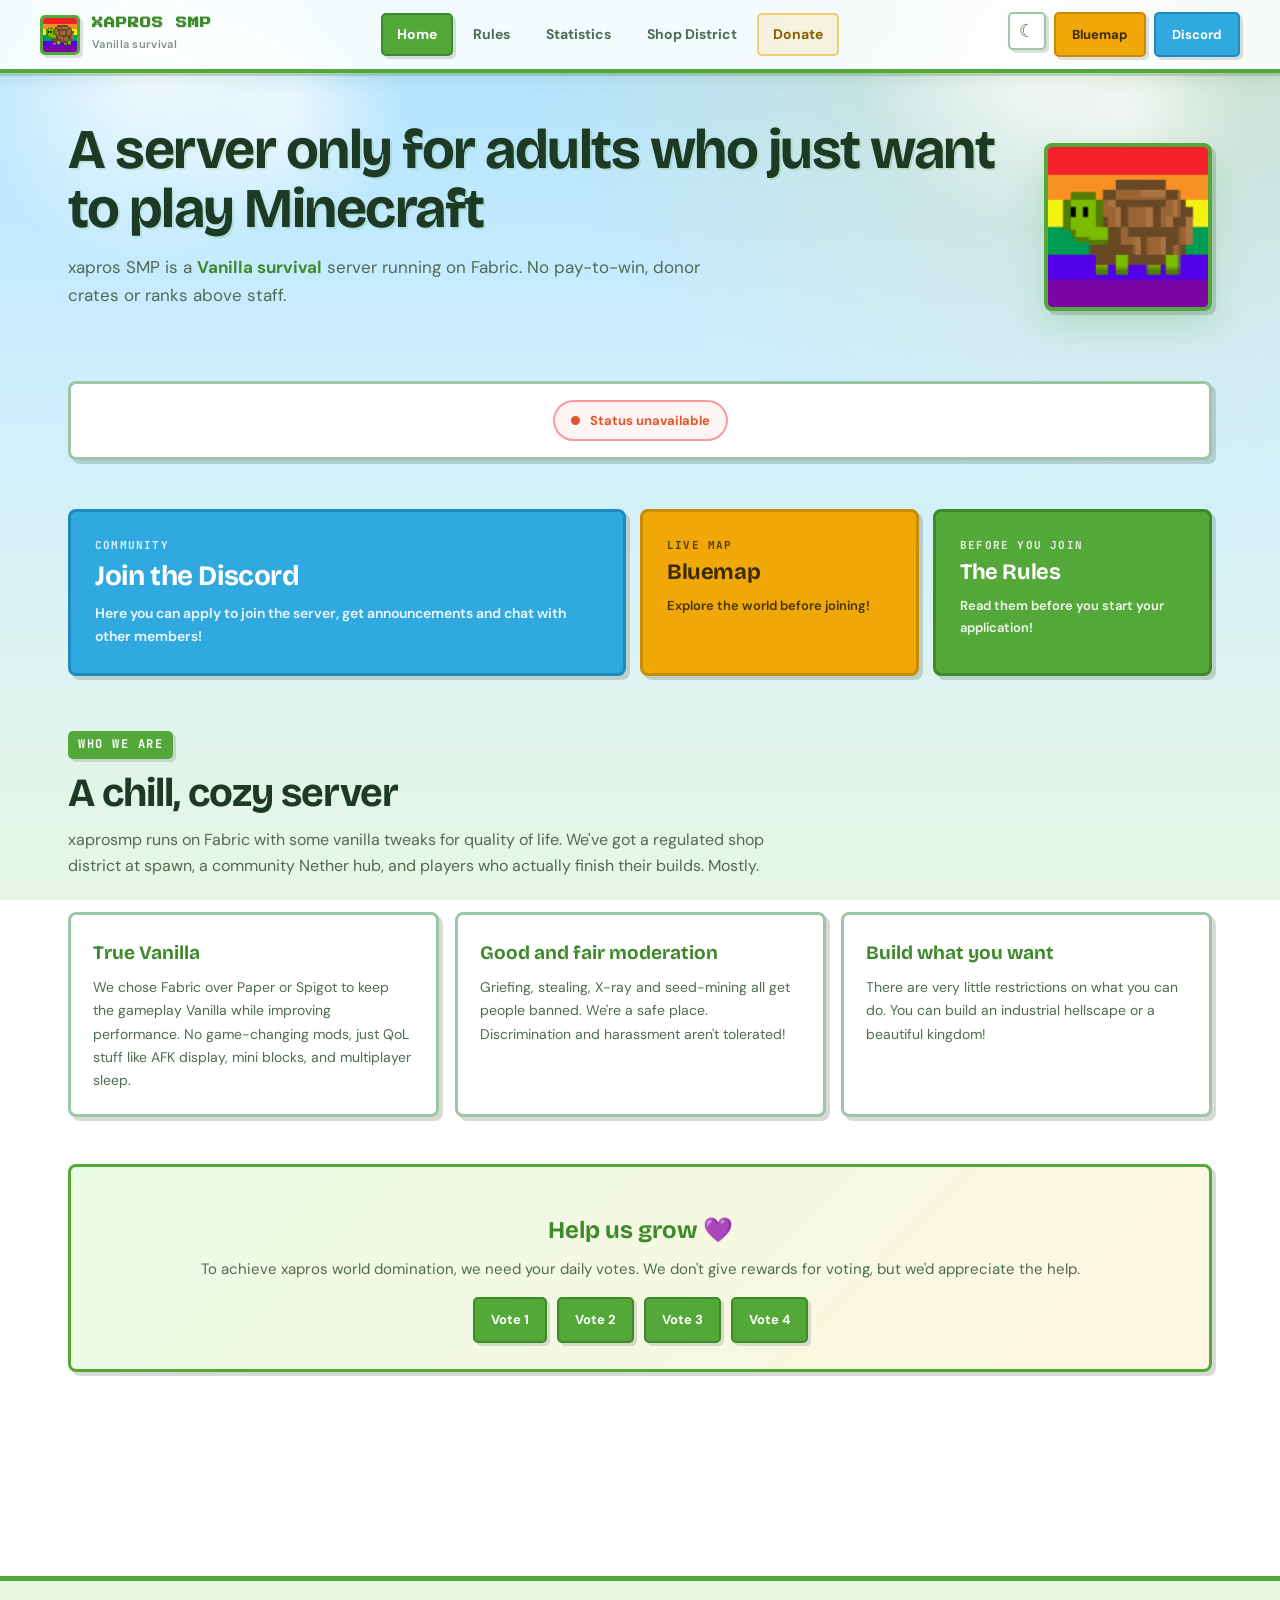
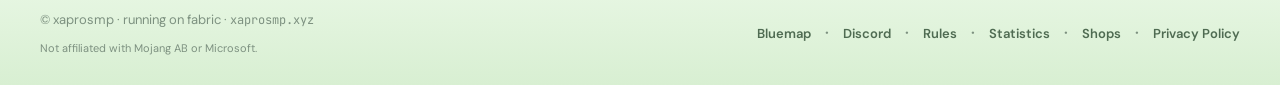
<file: index.html>
<!DOCTYPE html>
<html lang="en">
<head>
<meta charset="UTF-8">
<meta name="viewport" content="width=device-width, initial-scale=1">
<title>xaprosmp</title>
<meta name="description" content="A small vanilla Minecraft survival server. Read the rules, browse the shop district, hop on.">
<link rel="canonical" href="https://web.xaprosmp.xyz/">
<link rel="icon" href="img/logo.webp">
<link rel="preload" as="image" href="img/logo.webp">
<link rel="preconnect" href="https://fonts.googleapis.com">
<link rel="preconnect" href="https://fonts.gstatic.com" crossorigin>
<link href="https://fonts.googleapis.com/css2?family=Cormorant+Garamond:wght@600;700&family=Bricolage+Grotesque:opsz,wght@12..96,400;12..96,500;12..96,600;12..96,700&family=DM+Sans:wght@400;500;600;700&family=JetBrains+Mono:wght@400;500&family=Press+Start+2P&display=swap" rel="stylesheet">
<link rel="stylesheet" href="css/styles.css?v=7">
<script src="js/theme.js"></script>
</head>
<body>

<header class="topbar">
  <div class="topbar-inner">
    <a href="index.html" class="brand">
      <img src="img/logo.webp" alt="xaprosmp logo">
      <div>
        <div class="wordmark">XAPROS SMP</div>
        <div class="tagline">Vanilla survival</div>
      </div>
    </a>
    <button class="nav-toggle" id="nav-toggle" aria-label="Toggle navigation" aria-expanded="false">
      <span></span><span></span><span></span>
    </button>
    <nav class="nav" id="nav">
      <a href="index.html" class="nav-link active">Home</a>
      <a href="rules/" class="nav-link">Rules</a>
      <a href="stats/" class="nav-link">Statistics</a>
      <a href="shops/" class="nav-link">Shop District</a>
      <a href="donate/" class="nav-link nav-link-gold">Donate</a>
    </nav>
    <div class="topbar-actions">
      <button class="theme-toggle" id="theme-toggle" aria-label="Toggle dark mode" title="Toggle dark mode"></button>
      <a href="https://map.xaprosmp.xyz" target="_blank" rel="noopener" class="btn btn-amber">Bluemap</a>
      <a href="#" target="_blank" rel="noopener" class="btn btn-blurple discord-link">Discord</a>
    </div>
  </div>
</header>

<main>

  <section class="hero reveal">
    <div class="hero-text">
      <h1>A server only for adults who just want to play Minecraft</h1>
      <p>xapros SMP is a <span class="accent">Vanilla survival</span> server running on Fabric. No pay-to-win, donor crates or ranks above staff.</p>
    </div>
    <img src="img/logo.webp" alt="xaprosmp turtle logo" class="hero-logo" width="168" height="168">
  </section>

  <div class="status-card reveal">
    <span class="status-pill checking" id="status-pill">
      <span class="status-dot"></span>
      <span id="status-text">checking server…</span>
    </span>
  </div>

  <div class="cta-grid">
    <a href="#" class="cta-card cta-blurple cta-large discord-link reveal" target="_blank" rel="noopener">
      <span class="cta-eyebrow">Community</span>
      <h3>Join the Discord</h3>
      <p>Here you can apply to join the server, get announcements and chat with other members!</p>
    </a>
    <a href="https://map.xaprosmp.xyz" class="cta-card cta-amber reveal" target="_blank" rel="noopener">
      <span class="cta-eyebrow">Live Map</span>
      <h3>Bluemap</h3>
      <p>Explore the world before joining!</p>
    </a>
    <a href="rules/" class="cta-card cta-violet reveal">
      <span class="cta-eyebrow">Before you join</span>
      <h3>The Rules</h3>
      <p>Read them before you start your application!</p>
    </a>
  </div>

  <div class="section-head reveal">
    <div class="section-eyebrow">who we are</div>
    <h2 class="section-title">A chill, cozy server</h2>
    <p class="section-sub">xaprosmp runs on Fabric with some vanilla tweaks for quality of life. We've got a regulated shop district at spawn, a community Nether hub, and players who actually finish their builds. Mostly.</p>
  </div>

  <div class="about-grid">
    <div class="about-card reveal">
      <h4>True Vanilla</h4>
      <p>We chose Fabric over Paper or Spigot to keep the gameplay Vanilla while improving performance. No game-changing mods, just QoL stuff like AFK display, mini blocks, and multiplayer sleep.</p>
    </div>
    <div class="about-card reveal">
      <h4>Good and fair moderation</h4>
      <p>Griefing, stealing, X-ray and seed-mining all get people banned. We're a safe place. Discrimination and harassment aren't tolerated!</p>
    </div>
    <div class="about-card reveal">
      <h4>Build what you want</h4>
      <p>There are very little restrictions on what you can do. You can build an industrial hellscape or a beautiful kingdom!</p>
    </div>
  </div>

  <section class="rules-section reveal">
    <div class="vote-block">
      <h3>Help us grow 💜</h3>
      <p>To achieve xapros world domination, we need your daily votes. We don't give rewards for voting, but we'd appreciate the help.</p>
      <div class="vote-actions">
		<a href="https://findmcserver.com/server/xapros" target="_blank" rel="noopener" class="btn btn-violet">Vote 1</a>
        <a href="https://minecraft-server-list.com/server/510169/" target="_blank" rel="noopener" class="btn btn-violet">Vote 2</a>
        <a href="https://minecraft-mp.com/server-s340890" target="_blank" rel="noopener" class="btn btn-violet">Vote 3</a>
		<a href="https://www.planetminecraft.com/server/xapros-smp-6644646/" target="_blank" rel="noopener" class="btn btn-violet">Vote 4</a>
      </div>
    </div>
  </section>

</main>

<footer class="footer">
  <div class="footer-inner">
    <div>
      © xaprosmp · running on fabric · <code>xaprosmp.xyz</code>
      <div class="disclaimer">Not affiliated with Mojang AB or Microsoft.</div>
    </div>
    <div class="footer-links">
      <a href="https://map.xaprosmp.xyz" target="_blank" rel="noopener">Bluemap</a>
      <a href="#" target="_blank" rel="noopener" class="discord-link">Discord</a>
      <a href="rules/">Rules</a>
      <a href="stats/">Statistics</a>
      <a href="shops/">Shops</a>
	  <a href="privacy/">Privacy Policy</a>
    </div>
  </div>
</footer>

<script src="js/config.js"></script>
<script src="js/nav.js"></script>
<script src="js/status.js"></script>
</body>
</html>
</file>
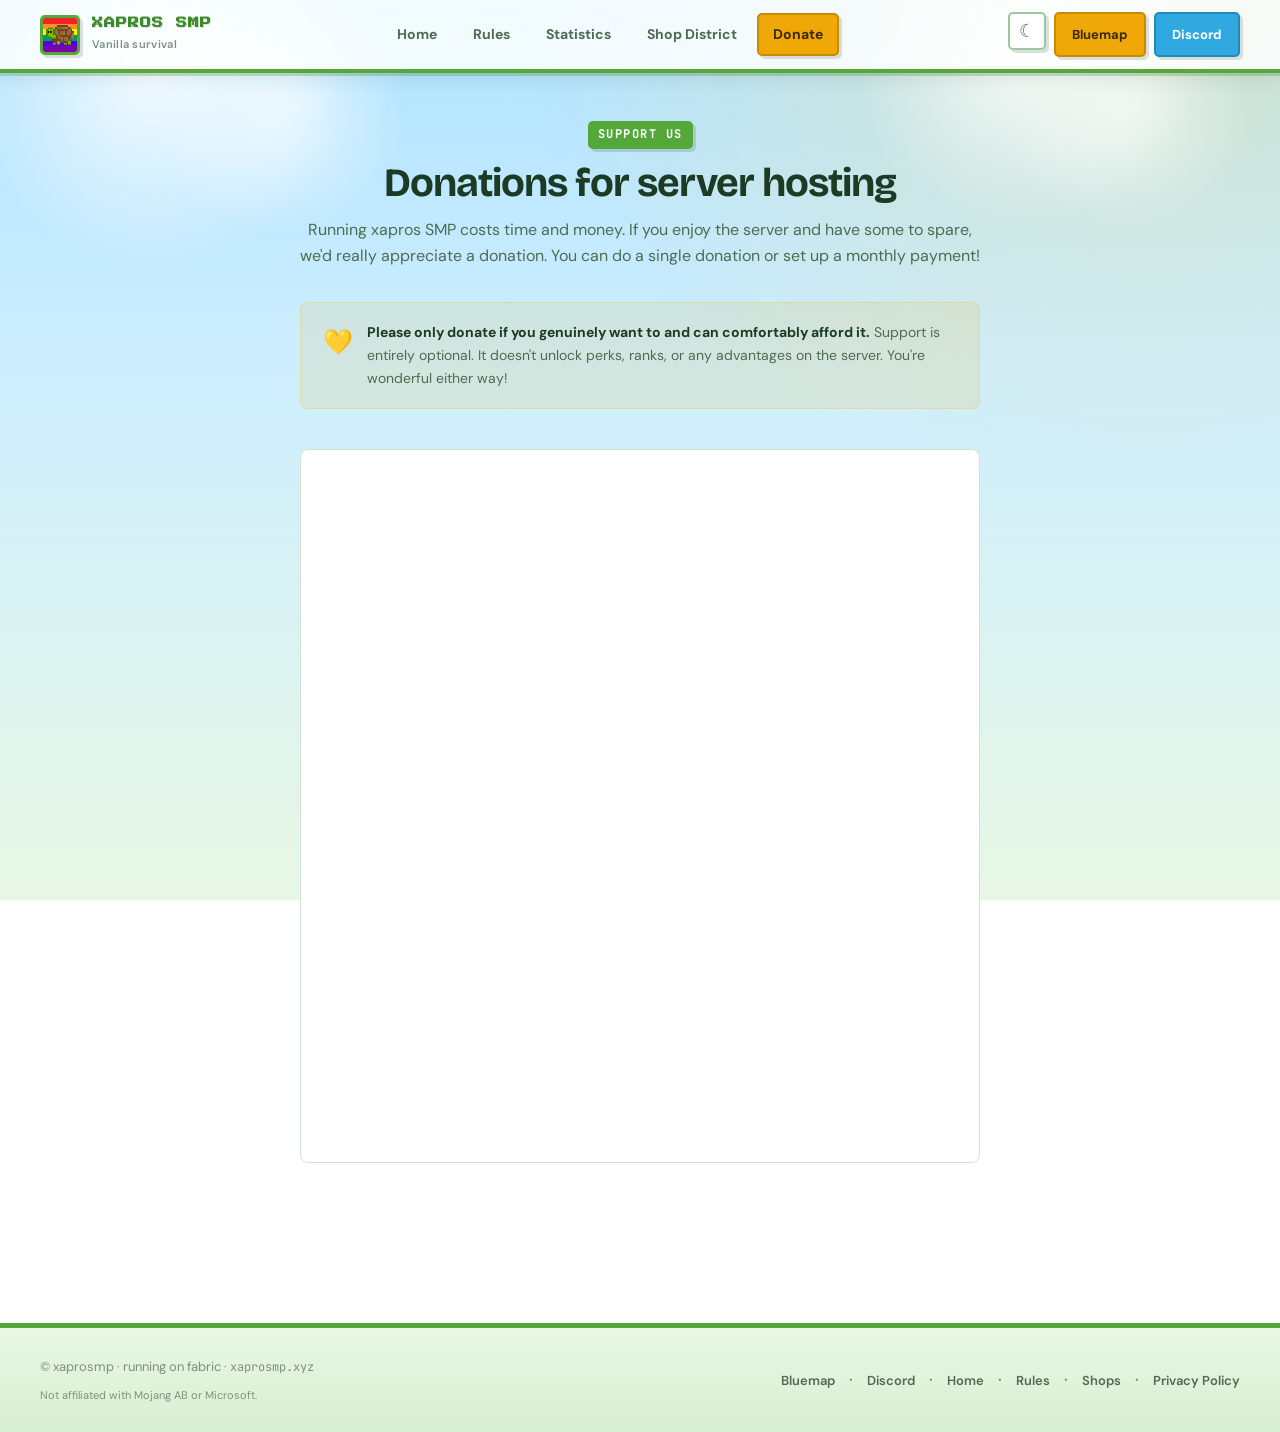
<file: donate/index.html>
<!DOCTYPE html>
<html lang="en">
<head>
<meta charset="UTF-8">
<meta name="viewport" content="width=device-width, initial-scale=1">
<title>Donate · xaprosmp</title>
<meta name="description" content="Support xapros SMP on Ko-Fi — only if you want to and can afford it.">
<link rel="canonical" href="https://web.xaprosmp.xyz/donate">
<link rel="icon" href="../img/logo.webp">
<link rel="preload" as="image" href="../img/logo.webp">
<link rel="preconnect" href="https://fonts.googleapis.com">
<link rel="preconnect" href="https://fonts.gstatic.com" crossorigin>
<link href="https://fonts.googleapis.com/css2?family=Cormorant+Garamond:wght@600;700&family=Bricolage+Grotesque:opsz,wght@12..96,400;12..96,500;12..96,600;12..96,700&family=DM+Sans:wght@400;500;600;700&family=JetBrains+Mono:wght@400;500&family=Press+Start+2P&display=swap" rel="stylesheet">
<link rel="stylesheet" href="../css/styles.css?v=7">
<script src="../js/theme.js"></script>
<style>
  .donate-wrap {
    max-width: 680px;
    margin: 0 auto;
    text-align: center;
  }

  .donate-notice {
    display: flex;
    align-items: flex-start;
    gap: 14px;
    background: var(--amber-fill);
    border: 1px solid rgba(251, 191, 36, 0.3);
    border-radius: var(--radius);
    padding: 18px 22px;
    font-size: 14px;
    color: var(--text-dim);
    line-height: 1.65;
    margin-bottom: 40px;
    text-align: left;
  }

  .donate-notice-icon {
    font-size: 24px;
    flex-shrink: 0;
    margin-top: 1px;
  }

  .donate-notice strong {
    color: var(--text);
  }

  .kofi-container {
    background: var(--surface);
    border: 1px solid var(--line);
    border-radius: var(--radius);
    overflow: hidden;
  }

  .kofi-container iframe {
    display: block;
    border: none;
    width: 100%;
    height: 712px;
  }
</style>
</head>
<body>

<header class="topbar">
  <div class="topbar-inner">
    <a href="../index.html" class="brand">
      <img src="../img/logo.webp" alt="xaprosmp logo">
      <div>
        <div class="wordmark">XAPROS SMP</div>
        <div class="tagline">Vanilla survival</div>
      </div>
    </a>
    <button class="nav-toggle" id="nav-toggle" aria-label="Toggle navigation" aria-expanded="false">
      <span></span><span></span><span></span>
    </button>
    <nav class="nav" id="nav">
      <a href="../index.html" class="nav-link">Home</a>
      <a href="../rules/" class="nav-link">Rules</a>
      <a href="../stats/" class="nav-link">Statistics</a>
      <a href="../shops/" class="nav-link">Shop District</a>
      <a href="../donate/" class="nav-link nav-link-gold active">Donate</a>
    </nav>
    <div class="topbar-actions">
      <button class="theme-toggle" id="theme-toggle" aria-label="Toggle dark mode" title="Toggle dark mode"></button>
      <a href="https://map.xaprosmp.xyz" target="_blank" rel="noopener" class="btn btn-amber">Bluemap</a>
      <a href="#" target="_blank" rel="noopener" class="btn btn-blurple discord-link">Discord</a>
    </div>
  </div>
</header>

<main>
  <div class="donate-wrap">

    <div class="section-head reveal">
      <div class="section-eyebrow">SUPPORT US</div>
      <h1 class="section-title">Donations for server hosting</h1>
      <p class="section-sub">Running xapros SMP costs time and money. If you enjoy the server and have some to spare, we'd really appreciate a donation. You can do a single donation or set up a monthly payment!</p>
    </div>

    <div class="donate-notice reveal">
      <span class="donate-notice-icon">💛</span>
      <span>
        <strong>Please only donate if you genuinely want to and can comfortably afford it.</strong>
        Support is entirely optional. It doesn't unlock perks, ranks, or any advantages on the server. You're wonderful either way!
      </span>
    </div>

    <div class="kofi-container reveal">
      <iframe
        id="kofiframe"
        src="https://ko-fi.com/xaprosmp/?hidefeed=true&widget=true&embed=true&preview=true"
        title="Support xaprosmp on Ko-Fi"
        loading="lazy"
      ></iframe>
    </div>

  </div>
</main>

<footer class="footer">
  <div class="footer-inner">
    <div>
      © xaprosmp · running on fabric · <code>xaprosmp.xyz</code>
      <div class="disclaimer">Not affiliated with Mojang AB or Microsoft.</div>
    </div>
    <div class="footer-links">
      <a href="https://map.xaprosmp.xyz" target="_blank" rel="noopener">Bluemap</a>
      <a href="#" target="_blank" rel="noopener" class="discord-link">Discord</a>
      <a href="../index.html">Home</a>
      <a href="../rules/">Rules</a>
      <a href="../shops/">Shops</a>
      <a href="../privacy/">Privacy Policy</a>
    </div>
  </div>
</footer>

<script src="../js/config.js"></script>
<script src="../js/nav.js"></script>
</body>
</html>
</file>
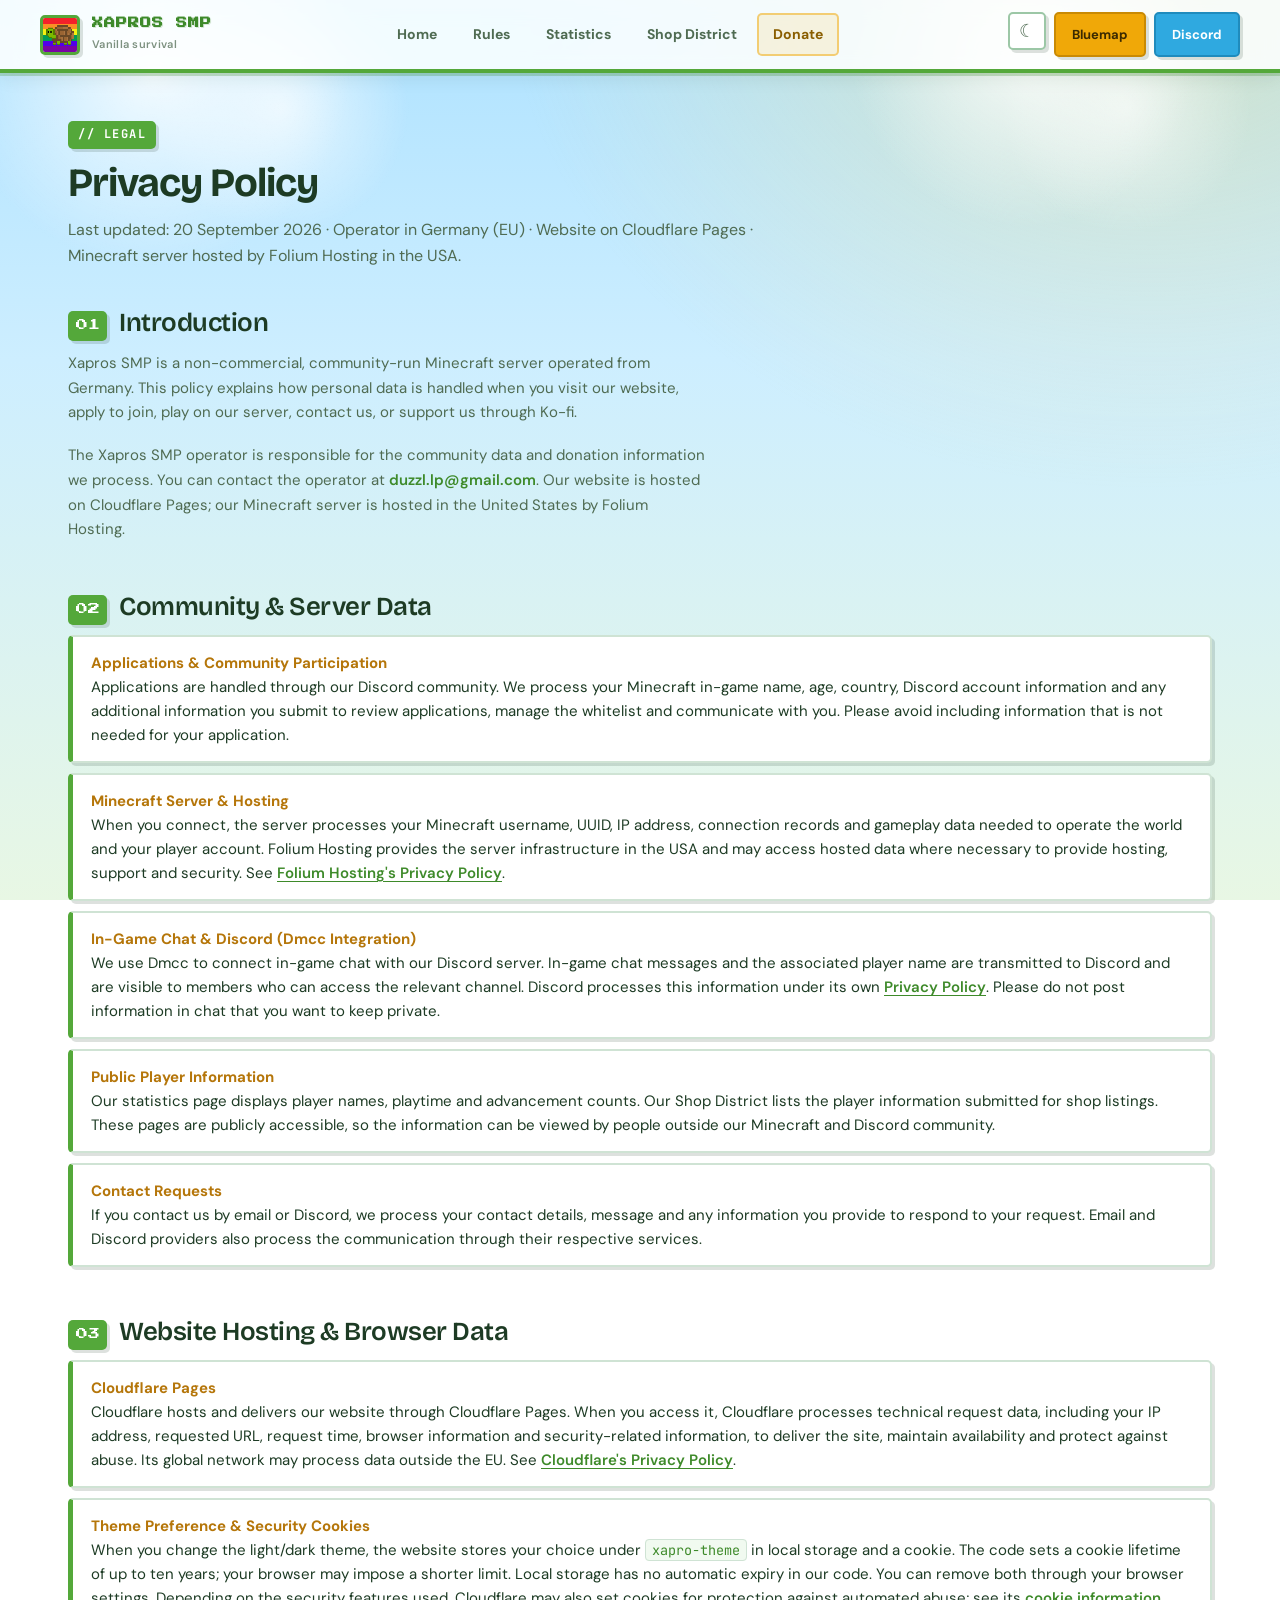
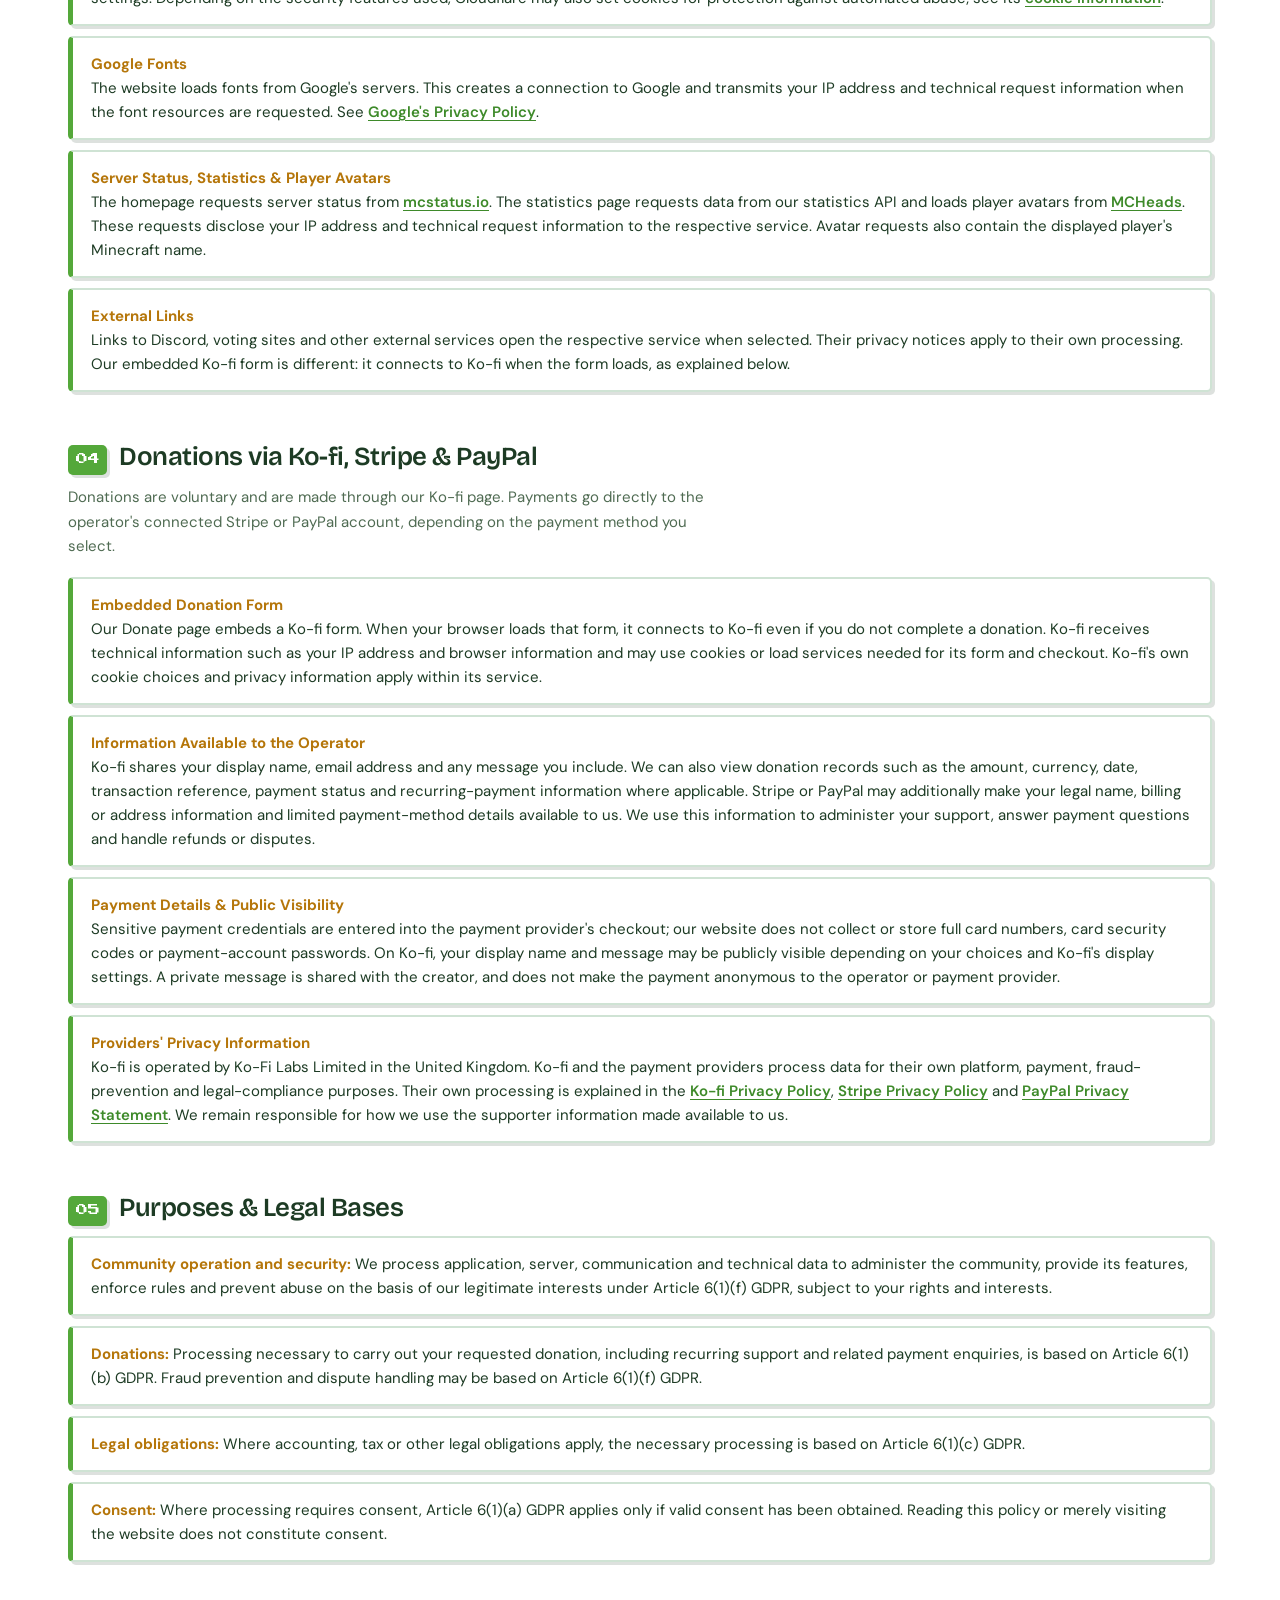
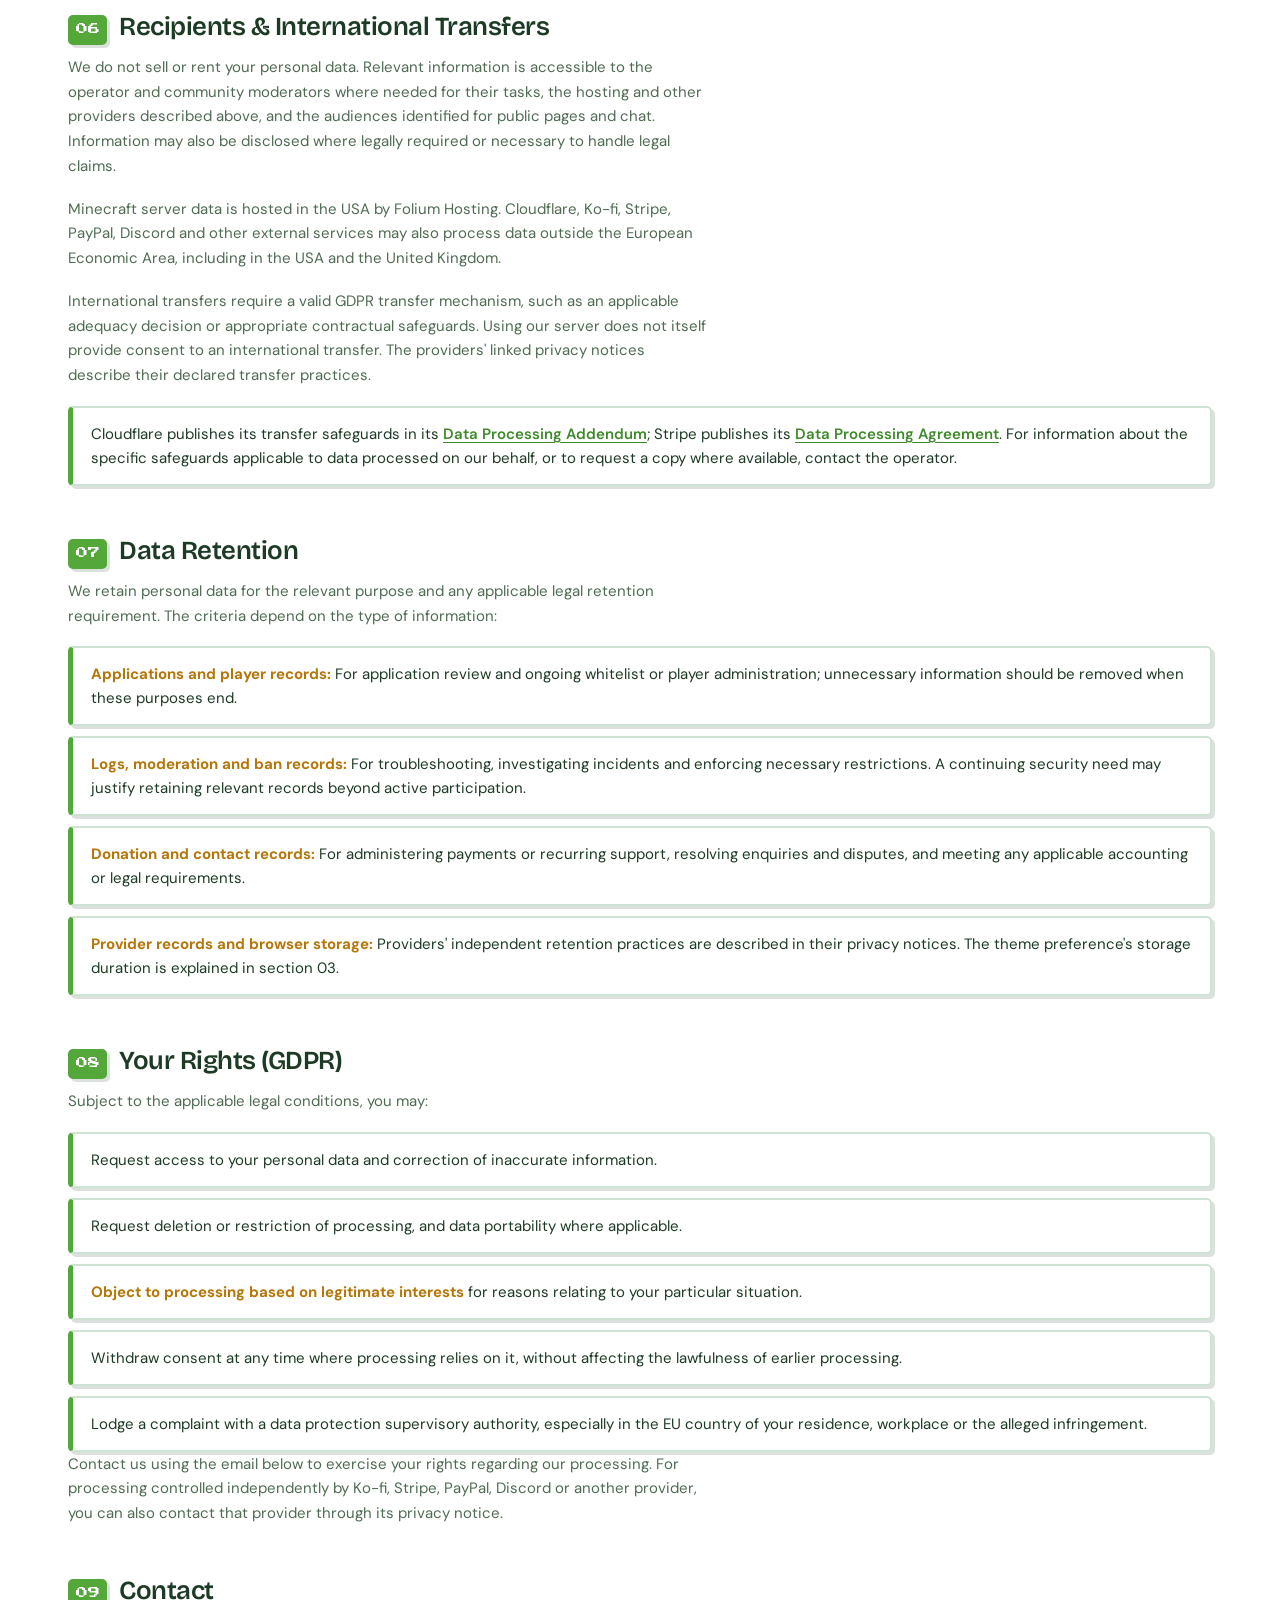
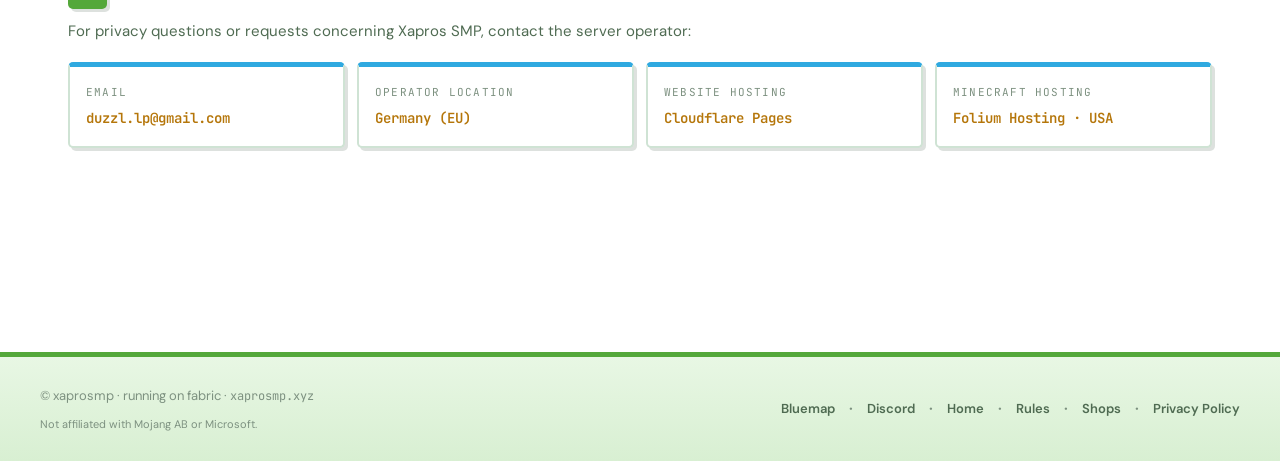
<file: privacy/index.html>
<!DOCTYPE html>
<html lang="en">
<head>
<meta charset="UTF-8">
<meta name="viewport" content="width=device-width, initial-scale=1">
<title>Privacy Policy · xaprosmp</title>
<meta name="description" content="The privacy policy for xapros SMP and its website.">
<link rel="canonical" href="https://web.xaprosmp.xyz/privacy">
<link rel="icon" href="../img/logo.webp">
<link rel="preload" as="image" href="../img/logo.webp">
<link rel="preconnect" href="https://fonts.googleapis.com">
<link rel="preconnect" href="https://fonts.gstatic.com" crossorigin>
<link href="https://fonts.googleapis.com/css2?family=Cormorant+Garamond:wght@600;700&family=Bricolage+Grotesque:opsz,wght@12..96,400;12..96,500;12..96,600;12..96,700&family=DM+Sans:wght@400;500;600;700&family=JetBrains+Mono:wght@400;500&family=Press+Start+2P&display=swap" rel="stylesheet">
<link rel="stylesheet" href="../css/styles.css?v=7">
<script src="../js/theme.js"></script>
</head>
<body>

<header class="topbar">
  <div class="topbar-inner">
    <a href="../index.html" class="brand">
      <img src="../img/logo.webp" alt="xaprosmp logo">
      <div>
        <div class="wordmark">XAPROS SMP</div>
        <div class="tagline">Vanilla survival</div>
      </div>
    </a>
    <button class="nav-toggle" id="nav-toggle" aria-label="Toggle navigation" aria-expanded="false">
      <span></span><span></span><span></span>
    </button>
    <nav class="nav" id="nav">
      <a href="../index.html" class="nav-link">Home</a>
      <a href="../rules/" class="nav-link">Rules</a>
      <a href="../stats/" class="nav-link">Statistics</a>
      <a href="../shops/" class="nav-link">Shop District</a>
      <a href="../donate/" class="nav-link nav-link-gold">Donate</a>
    </nav>
    <div class="topbar-actions">
      <button class="theme-toggle" id="theme-toggle" aria-label="Toggle dark mode" title="Toggle dark mode"></button>
      <a href="https://map.xaprosmp.xyz" target="_blank" rel="noopener" class="btn btn-amber">Bluemap</a>
      <a href="#" target="_blank" rel="noopener" class="btn btn-blurple discord-link">Discord</a>
    </div>
  </div>
</header>

<main>

  <div class="section-head reveal">
    <div class="section-eyebrow">// legal</div>
    <h1 class="section-title">Privacy Policy</h1>
    <p class="section-sub">Last updated: 20 September 2026 · Operator in Germany (EU) · Website on Cloudflare Pages · Minecraft server hosted by Folium Hosting in the USA.</p>
  </div>

  <section class="rules-section reveal">
    <h2><span class="num">01</span> Introduction</h2>
    <p class="lede">Xapros SMP is a non-commercial, community-run Minecraft server operated from Germany. This policy explains how personal data is handled when you visit our website, apply to join, play on our server, contact us, or support us through Ko-fi.</p>
    <p class="lede">The Xapros SMP operator is responsible for the community data and donation information we process. You can contact the operator at <a href="mailto:duzzl.lp@gmail.com">duzzl.lp@gmail.com</a>. Our website is hosted on Cloudflare Pages; our Minecraft server is hosted in the United States by Folium Hosting.</p>
  </section>

  <section class="rules-section reveal">
    <h2><span class="num">02</span> Community &amp; Server Data</h2>
    <ul class="rules-list">
      <li>
        <strong>Applications &amp; Community Participation</strong><br>
        Applications are handled through our Discord community. We process your Minecraft in-game name, age, country, Discord account information and any additional information you submit to review applications, manage the whitelist and communicate with you. Please avoid including information that is not needed for your application.
      </li>
      <li>
        <strong>Minecraft Server &amp; Hosting</strong><br>
        When you connect, the server processes your Minecraft username, UUID, IP address, connection records and gameplay data needed to operate the world and your player account. Folium Hosting provides the server infrastructure in the USA and may access hosted data where necessary to provide hosting, support and security. See <a href="https://foliumhosting.net/legal/privacy" target="_blank" rel="noopener noreferrer">Folium Hosting's Privacy Policy</a>.
      </li>
      <li>
        <strong>In-Game Chat &amp; Discord (Dmcc Integration)</strong><br>
        We use Dmcc to connect in-game chat with our Discord server. In-game chat messages and the associated player name are transmitted to Discord and are visible to members who can access the relevant channel. Discord processes this information under its own <a href="https://discord.com/privacy" target="_blank" rel="noopener noreferrer">Privacy Policy</a>. Please do not post information in chat that you want to keep private.
      </li>
      <li>
        <strong>Public Player Information</strong><br>
        Our statistics page displays player names, playtime and advancement counts. Our Shop District lists the player information submitted for shop listings. These pages are publicly accessible, so the information can be viewed by people outside our Minecraft and Discord community.
      </li>
      <li>
        <strong>Contact Requests</strong><br>
        If you contact us by email or Discord, we process your contact details, message and any information you provide to respond to your request. Email and Discord providers also process the communication through their respective services.
      </li>
    </ul>
  </section>

  <section class="rules-section reveal">
    <h2><span class="num">03</span> Website Hosting &amp; Browser Data</h2>
    <ul class="rules-list">
      <li>
        <strong>Cloudflare Pages</strong><br>
        Cloudflare hosts and delivers our website through Cloudflare Pages. When you access it, Cloudflare processes technical request data, including your IP address, requested URL, request time, browser information and security-related information, to deliver the site, maintain availability and protect against abuse. Its global network may process data outside the EU. See <a href="https://www.cloudflare.com/privacypolicy/" target="_blank" rel="noopener noreferrer">Cloudflare's Privacy Policy</a>.
      </li>
      <li>
        <strong>Theme Preference &amp; Security Cookies</strong><br>
        When you change the light/dark theme, the website stores your choice under <code class="inline-code">xapro-theme</code> in local storage and a cookie. The code sets a cookie lifetime of up to ten years; your browser may impose a shorter limit. Local storage has no automatic expiry in our code. You can remove both through your browser settings. Depending on the security features used, Cloudflare may also set cookies for protection against automated abuse; see its <a href="https://developers.cloudflare.com/fundamentals/reference/policies-compliances/cloudflare-cookies/" target="_blank" rel="noopener noreferrer">cookie information</a>.
      </li>
      <li>
        <strong>Google Fonts</strong><br>
        The website loads fonts from Google's servers. This creates a connection to Google and transmits your IP address and technical request information when the font resources are requested. See <a href="https://policies.google.com/privacy" target="_blank" rel="noopener noreferrer">Google's Privacy Policy</a>.
      </li>
      <li>
        <strong>Server Status, Statistics &amp; Player Avatars</strong><br>
        The homepage requests server status from <a href="https://mcstatus.io/" target="_blank" rel="noopener noreferrer">mcstatus.io</a>. The statistics page requests data from our statistics API and loads player avatars from <a href="https://mc-heads.net/privacy" target="_blank" rel="noopener noreferrer">MCHeads</a>. These requests disclose your IP address and technical request information to the respective service. Avatar requests also contain the displayed player's Minecraft name.
      </li>
      <li>
        <strong>External Links</strong><br>
        Links to Discord, voting sites and other external services open the respective service when selected. Their privacy notices apply to their own processing. Our embedded Ko-fi form is different: it connects to Ko-fi when the form loads, as explained below.
      </li>
    </ul>
  </section>

  <section class="rules-section reveal">
    <h2><span class="num">04</span> Donations via Ko-fi, Stripe &amp; PayPal</h2>
    <p class="lede">Donations are voluntary and are made through our Ko-fi page. Payments go directly to the operator's connected Stripe or PayPal account, depending on the payment method you select.</p>
    <ul class="rules-list">
      <li>
        <strong>Embedded Donation Form</strong><br>
        Our Donate page embeds a Ko-fi form. When your browser loads that form, it connects to Ko-fi even if you do not complete a donation. Ko-fi receives technical information such as your IP address and browser information and may use cookies or load services needed for its form and checkout. Ko-fi's own cookie choices and privacy information apply within its service.
      </li>
      <li>
        <strong>Information Available to the Operator</strong><br>
        Ko-fi shares your display name, email address and any message you include. We can also view donation records such as the amount, currency, date, transaction reference, payment status and recurring-payment information where applicable. Stripe or PayPal may additionally make your legal name, billing or address information and limited payment-method details available to us. We use this information to administer your support, answer payment questions and handle refunds or disputes.
      </li>
      <li>
        <strong>Payment Details &amp; Public Visibility</strong><br>
        Sensitive payment credentials are entered into the payment provider's checkout; our website does not collect or store full card numbers, card security codes or payment-account passwords. On Ko-fi, your display name and message may be publicly visible depending on your choices and Ko-fi's display settings. A private message is shared with the creator, and does not make the payment anonymous to the operator or payment provider.
      </li>
      <li>
        <strong>Providers' Privacy Information</strong><br>
        Ko-fi is operated by Ko-Fi Labs Limited in the United Kingdom. Ko-fi and the payment providers process data for their own platform, payment, fraud-prevention and legal-compliance purposes. Their own processing is explained in the <a href="https://more.ko-fi.com/privacy" target="_blank" rel="noopener noreferrer">Ko-fi Privacy Policy</a>, <a href="https://stripe.com/privacy" target="_blank" rel="noopener noreferrer">Stripe Privacy Policy</a> and <a href="https://www.paypal.com/de/legalhub/paypal/privacy-full?locale.x=en-DE" target="_blank" rel="noopener noreferrer">PayPal Privacy Statement</a>. We remain responsible for how we use the supporter information made available to us.
      </li>
    </ul>
  </section>

  <section class="rules-section reveal">
    <h2><span class="num">05</span> Purposes &amp; Legal Bases</h2>
    <ul class="rules-list">
      <li><strong>Community operation and security:</strong> We process application, server, communication and technical data to administer the community, provide its features, enforce rules and prevent abuse on the basis of our legitimate interests under Article 6(1)(f) GDPR, subject to your rights and interests.</li>
      <li><strong>Donations:</strong> Processing necessary to carry out your requested donation, including recurring support and related payment enquiries, is based on Article 6(1)(b) GDPR. Fraud prevention and dispute handling may be based on Article 6(1)(f) GDPR.</li>
      <li><strong>Legal obligations:</strong> Where accounting, tax or other legal obligations apply, the necessary processing is based on Article 6(1)(c) GDPR.</li>
      <li><strong>Consent:</strong> Where processing requires consent, Article 6(1)(a) GDPR applies only if valid consent has been obtained. Reading this policy or merely visiting the website does not constitute consent.</li>
    </ul>
  </section>

  <section class="rules-section reveal">
    <h2><span class="num">06</span> Recipients &amp; International Transfers</h2>
    <p class="lede">We do not sell or rent your personal data. Relevant information is accessible to the operator and community moderators where needed for their tasks, the hosting and other providers described above, and the audiences identified for public pages and chat. Information may also be disclosed where legally required or necessary to handle legal claims.</p>
    <p class="lede">Minecraft server data is hosted in the USA by Folium Hosting. Cloudflare, Ko-fi, Stripe, PayPal, Discord and other external services may also process data outside the European Economic Area, including in the USA and the United Kingdom.</p>
    <p class="lede">International transfers require a valid GDPR transfer mechanism, such as an applicable adequacy decision or appropriate contractual safeguards. Using our server does not itself provide consent to an international transfer. The providers' linked privacy notices describe their declared transfer practices.</p>
    <ul class="rules-list">
      <li>Cloudflare publishes its transfer safeguards in its <a href="https://www.cloudflare.com/cloudflare-customer-dpa/" target="_blank" rel="noopener noreferrer">Data Processing Addendum</a>; Stripe publishes its <a href="https://stripe.com/legal/dpa" target="_blank" rel="noopener noreferrer">Data Processing Agreement</a>. For information about the specific safeguards applicable to data processed on our behalf, or to request a copy where available, contact the operator.</li>
    </ul>
  </section>

  <section class="rules-section reveal">
    <h2><span class="num">07</span> Data Retention</h2>
    <p class="lede">We retain personal data for the relevant purpose and any applicable legal retention requirement. The criteria depend on the type of information:</p>
    <ul class="rules-list">
      <li><strong>Applications and player records:</strong> For application review and ongoing whitelist or player administration; unnecessary information should be removed when these purposes end.</li>
      <li><strong>Logs, moderation and ban records:</strong> For troubleshooting, investigating incidents and enforcing necessary restrictions. A continuing security need may justify retaining relevant records beyond active participation.</li>
      <li><strong>Donation and contact records:</strong> For administering payments or recurring support, resolving enquiries and disputes, and meeting any applicable accounting or legal requirements.</li>
      <li><strong>Provider records and browser storage:</strong> Providers' independent retention practices are described in their privacy notices. The theme preference's storage duration is explained in section 03.</li>
    </ul>
  </section>

  <section class="rules-section reveal">
    <h2><span class="num">08</span> Your Rights (GDPR)</h2>
    <p class="lede">Subject to the applicable legal conditions, you may:</p>
    <ul class="rules-list">
      <li>Request access to your personal data and correction of inaccurate information.</li>
      <li>Request deletion or restriction of processing, and data portability where applicable.</li>
      <li><strong>Object to processing based on legitimate interests</strong> for reasons relating to your particular situation.</li>
      <li>Withdraw consent at any time where processing relies on it, without affecting the lawfulness of earlier processing.</li>
      <li>Lodge a complaint with a data protection supervisory authority, especially in the EU country of your residence, workplace or the alleged infringement.</li>
    </ul>
    <p class="lede">Contact us using the email below to exercise your rights regarding our processing. For processing controlled independently by Ko-fi, Stripe, PayPal, Discord or another provider, you can also contact that provider through its privacy notice.</p>
  </section>

  <section class="rules-section reveal">
    <h2><span class="num">09</span> Contact</h2>
    <p class="lede">For privacy questions or requests concerning Xapros SMP, contact the server operator:</p>
    <ul class="info-grid">
      <li class="info-card">
        <div class="key">Email</div>
        <div class="val"><a href="mailto:duzzl.lp@gmail.com">duzzl.lp@gmail.com</a></div>
      </li>
      <li class="info-card">
        <div class="key">Operator location</div>
        <div class="val">Germany (EU)</div>
      </li>
      <li class="info-card">
        <div class="key">Website hosting</div>
        <div class="val">Cloudflare Pages</div>
      </li>
      <li class="info-card">
        <div class="key">Minecraft hosting</div>
        <div class="val">Folium Hosting · USA</div>
      </li>
    </ul>
  </section>

</main>

<footer class="footer">
  <div class="footer-inner">
    <div>
      © xaprosmp · running on fabric · <code>xaprosmp.xyz</code>
      <div class="disclaimer">Not affiliated with Mojang AB or Microsoft.</div>
    </div>
    <div class="footer-links">
      <a href="https://map.xaprosmp.xyz" target="_blank" rel="noopener">Bluemap</a>
      <a href="#" target="_blank" rel="noopener" class="discord-link">Discord</a>
      <a href="../index.html">Home</a>
      <a href="../rules/">Rules</a>
      <a href="../shops/">Shops</a>
      <a href="../privacy/">Privacy Policy</a>
    </div>
  </div>
</footer>

<script src="../js/config.js"></script>
<script src="../js/nav.js"></script>
</body>
</html>
</file>
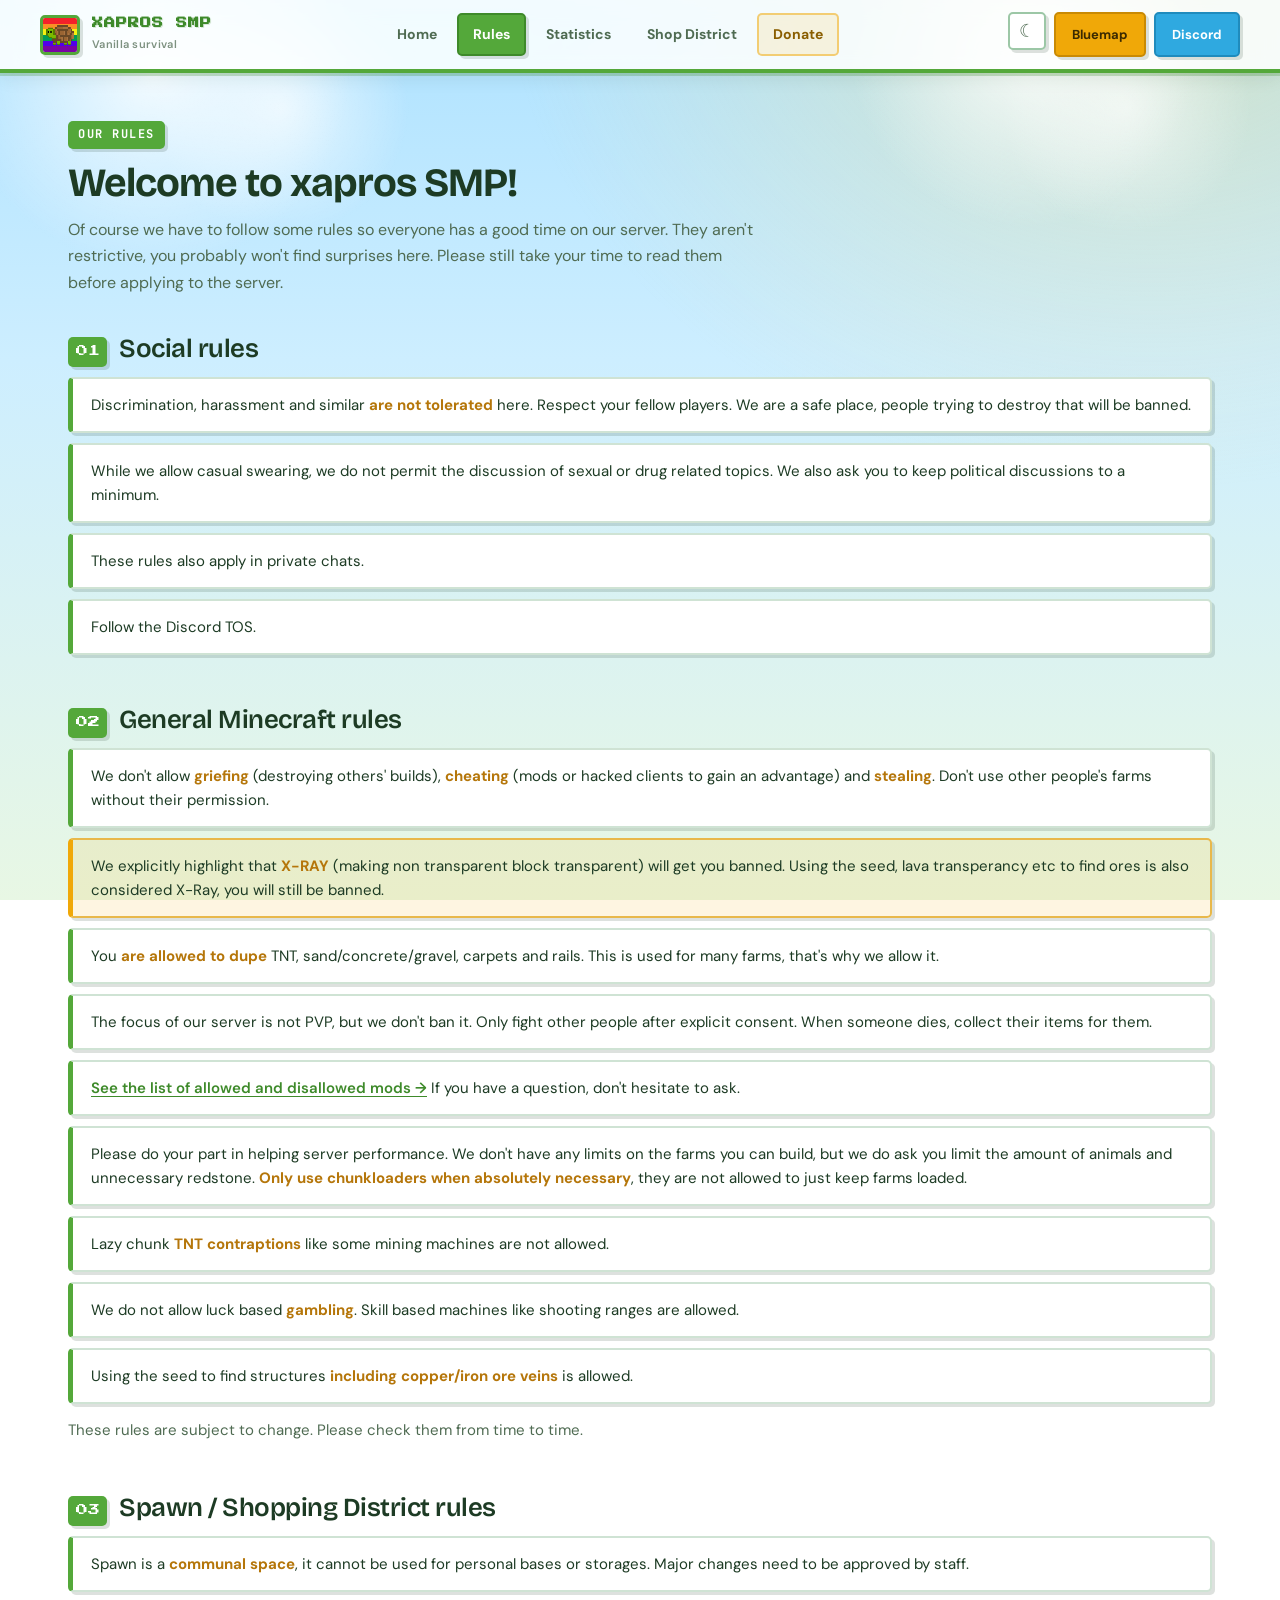
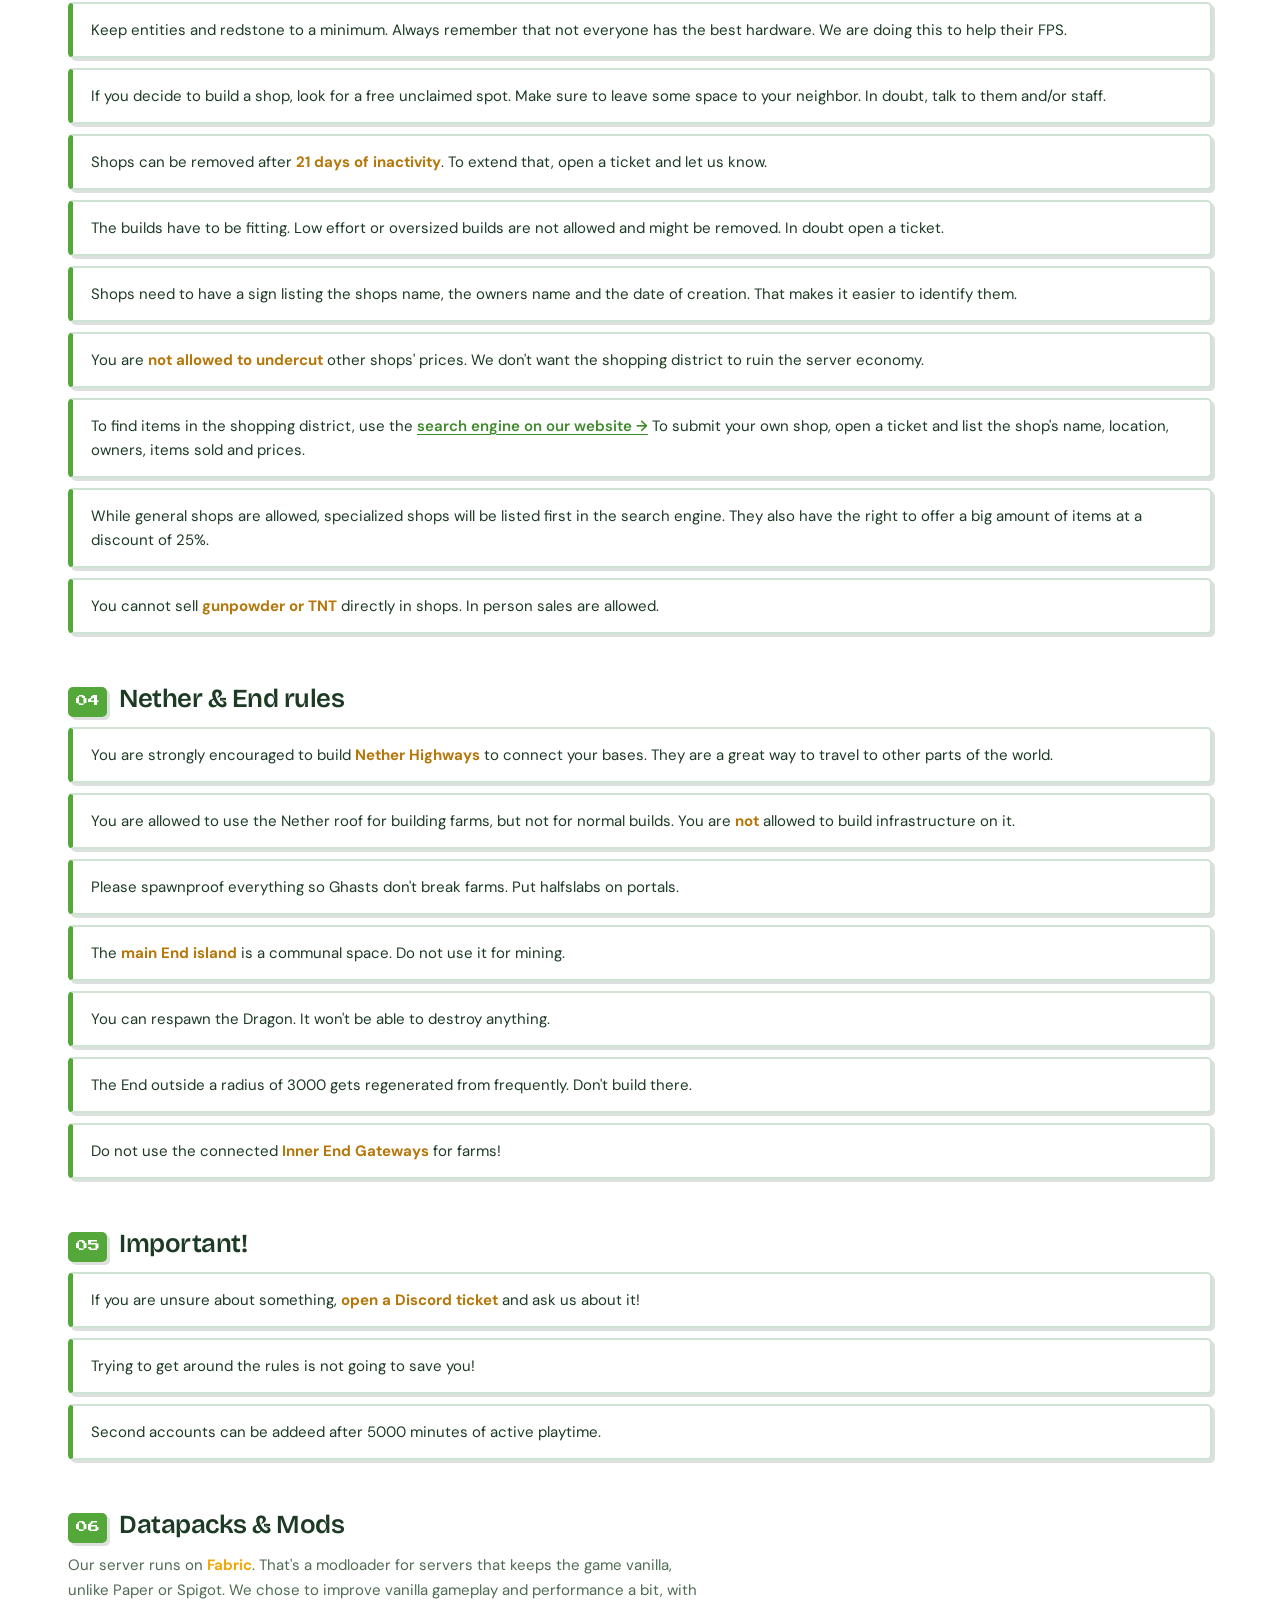
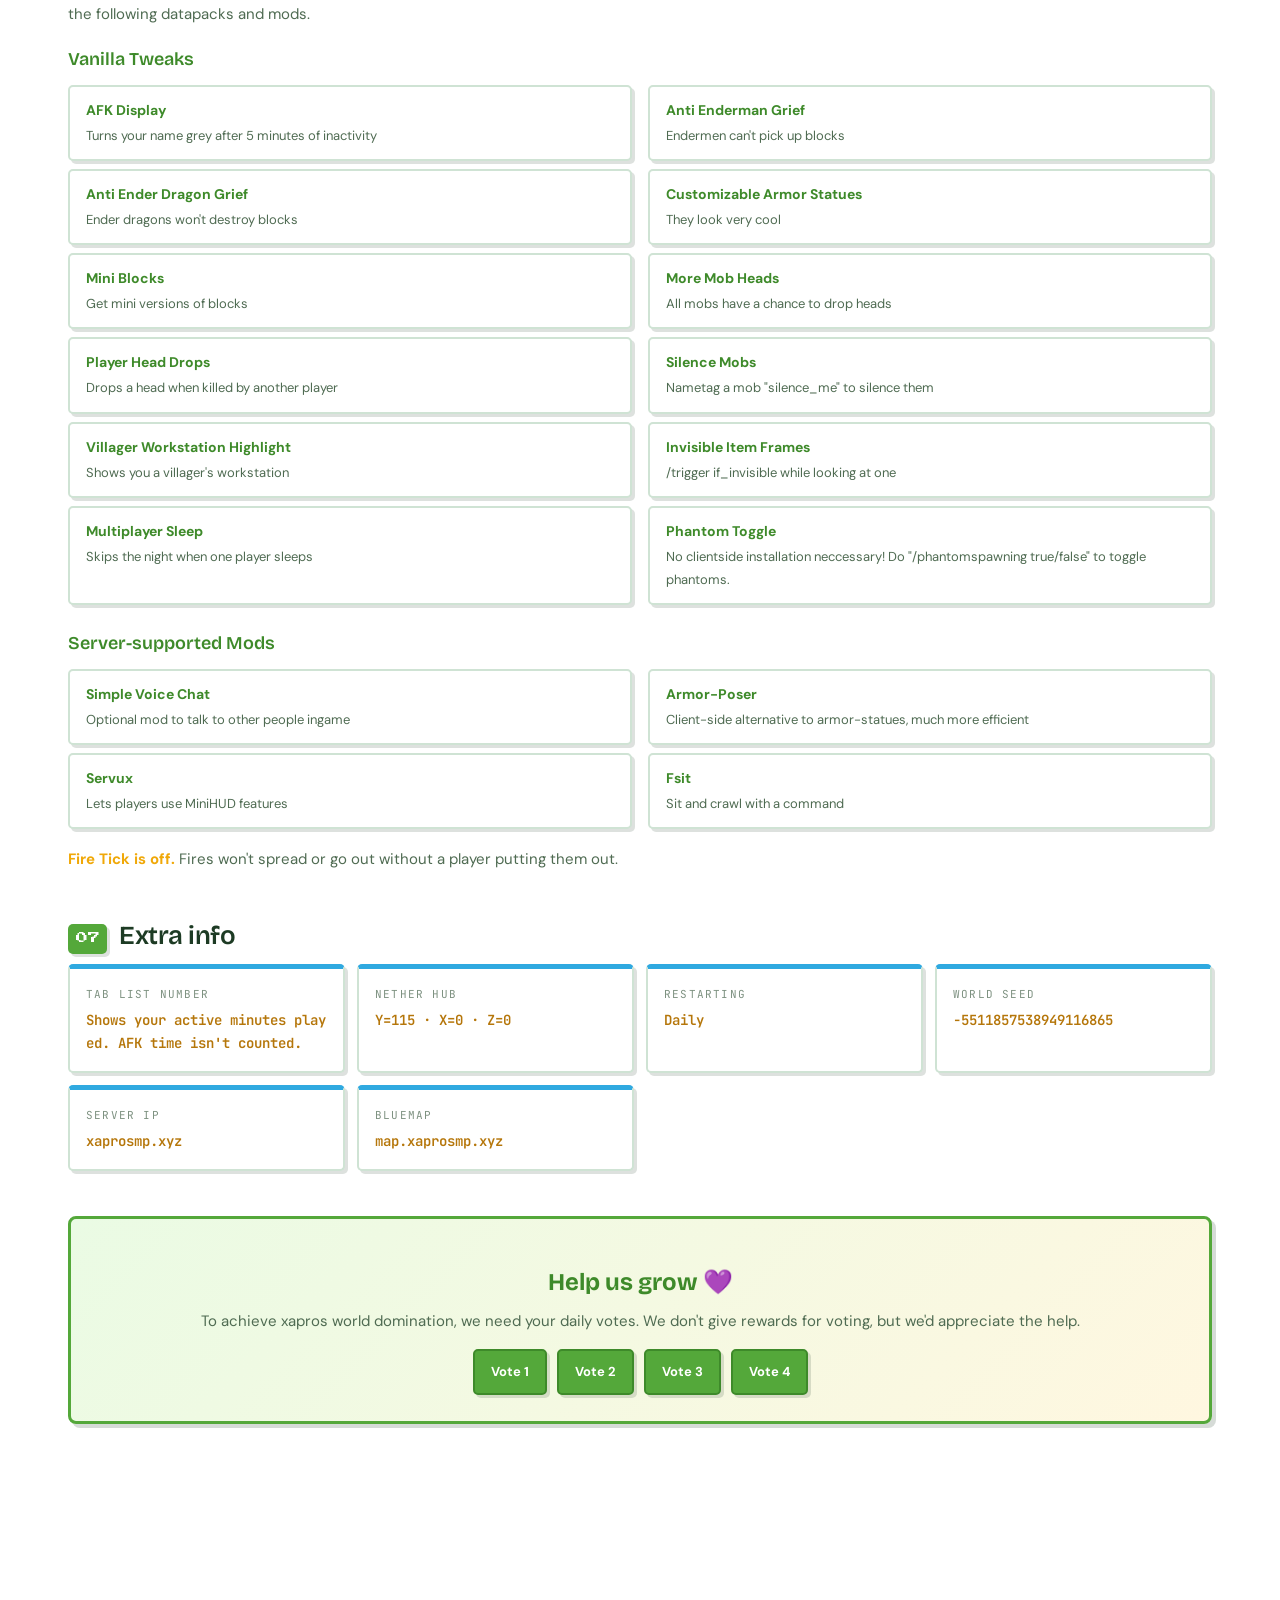
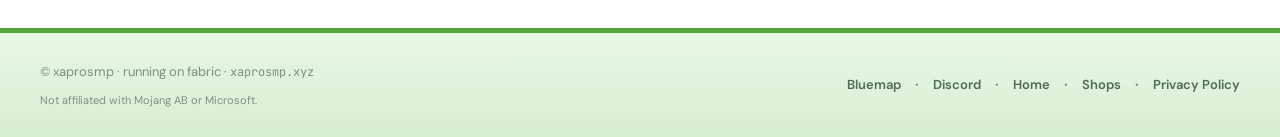
<file: rules/index.html>
<!DOCTYPE html>
<html lang="en">
<head>
<meta charset="UTF-8">
<meta name="viewport" content="width=device-width, initial-scale=1">
<title>Rules · xaprosmp</title>
<meta name="description" content="The rules of xapros SMP. Read them before applying to join the server.">
<link rel="canonical" href="https://web.xaprosmp.xyz/rules">
<link rel="icon" href="../img/logo.webp">
<link rel="preload" as="image" href="../img/logo.webp">
<link rel="preconnect" href="https://fonts.googleapis.com">
<link rel="preconnect" href="https://fonts.gstatic.com" crossorigin>
<link href="https://fonts.googleapis.com/css2?family=Cormorant+Garamond:wght@600;700&family=Bricolage+Grotesque:opsz,wght@12..96,400;12..96,500;12..96,600;12..96,700&family=DM+Sans:wght@400;500;600;700&family=JetBrains+Mono:wght@400;500&family=Press+Start+2P&display=swap" rel="stylesheet">
<link rel="stylesheet" href="../css/styles.css?v=7">
<script src="../js/theme.js"></script>
</head>
<body>

<header class="topbar">
  <div class="topbar-inner">
    <a href="../index.html" class="brand">
      <img src="../img/logo.webp" alt="xaprosmp logo">
      <div>
        <div class="wordmark">XAPROS SMP</div>
        <div class="tagline">Vanilla survival</div>
      </div>
    </a>
    <button class="nav-toggle" id="nav-toggle" aria-label="Toggle navigation" aria-expanded="false">
      <span></span><span></span><span></span>
    </button>
    <nav class="nav" id="nav">
      <a href="../index.html" class="nav-link">Home</a>
      <a href="../rules/" class="nav-link active">Rules</a>
      <a href="../stats/" class="nav-link">Statistics</a>
      <a href="../shops/" class="nav-link">Shop District</a>
      <a href="../donate/" class="nav-link nav-link-gold">Donate</a>
    </nav>
    <div class="topbar-actions">
      <button class="theme-toggle" id="theme-toggle" aria-label="Toggle dark mode" title="Toggle dark mode"></button>
      <a href="https://map.xaprosmp.xyz" target="_blank" rel="noopener" class="btn btn-amber">Bluemap</a>
      <a href="#" target="_blank" rel="noopener" class="btn btn-blurple discord-link">Discord</a>
    </div>
  </div>
</header>

<main>

  <div class="section-head reveal">
    <div class="section-eyebrow">OUR RULES</div>
    <h1 class="section-title">Welcome to xapros SMP!</h1>
    <p class="section-sub">Of course we have to follow some rules so everyone has a good time on our server. They aren't restrictive, you probably won't find surprises here. Please still take your time to read them before applying to the server.</p>
  </div>

  <section class="rules-section reveal">
    <h2><span class="num">01</span> Social rules</h2>
    <ul class="rules-list">
      <li>Discrimination, harassment and similar <strong>are not tolerated</strong> here. Respect your fellow players. We are a safe place, people trying to destroy that will be banned.</li>
	  <li>While we allow casual swearing, we do not permit the discussion of sexual or drug related topics. We also ask you to keep political discussions to a minimum.</li>
	  <li>These rules also apply in private chats.</li>
      <li>Follow the Discord TOS.</li>
    </ul>
  </section>

  <section class="rules-section reveal">
    <h2><span class="num">02</span> General Minecraft rules</h2>
    <ul class="rules-list">
      <li>We don't allow <strong>griefing</strong> (destroying others' builds), <strong>cheating</strong> (mods or hacked clients to gain an advantage) and <strong>stealing</strong>. Don't use other people's farms without their permission.</li>
      <li class="warn">We explicitly highlight that <strong>X-RAY</strong> (making non transparent block transparent) will get you banned. Using the seed, lava transperancy etc to find ores is also considered X-Ray, you will still be banned.</li>
      <li>You <strong>are allowed to dupe</strong> TNT, sand/concrete/gravel, carpets and rails. This is used for many farms, that's why we allow it.</li>
      <li>The focus of our server is not PVP, but we don't ban it. Only fight other people after explicit consent. When someone dies, collect their items for them.</li>
      <li><a href="https://docs.google.com/spreadsheets/d/1FR8v4QDxXymTAvrW_zDV4--UFqGR2DoRTob9UkEi96o/edit?gid=0#gid=0" target="_blank" rel="noopener">See the list of allowed and disallowed mods →</a> If you have a question, don't hesitate to ask.</li>
      <li>Please do your part in helping server performance. We don't have any limits on the farms you can build, but we do ask you limit the amount of animals and unnecessary redstone. <strong>Only use chunkloaders when absolutely necessary</strong>, they are not allowed to just keep farms loaded.</li>
	    <li>Lazy chunk <strong>TNT contraptions</strong> like some mining machines are not allowed.</li>
      <li>We do not allow luck based <strong>gambling</strong>. Skill based machines like shooting ranges are allowed.</li>
      <li>Using the seed to find structures <strong>including copper/iron ore veins</strong> is allowed.</li>
    </ul>
    <p class="lede" style="margin-top:14px">These rules are subject to change. Please check them from time to time.</p>
  </section>

  <section class="rules-section reveal">
    <h2><span class="num">03</span> Spawn / Shopping District rules</h2>
    <ul class="rules-list">
      <li>Spawn is a <strong>communal space</strong>, it cannot be used for personal bases or storages. Major changes need to be approved by staff.</li>
	    <li>Keep entities and redstone to a minimum. Always remember that not everyone has the best hardware. We are doing this to help their FPS.</li>
	    <li>If you decide to build a shop, look for a free unclaimed spot. Make sure to leave some space to your neighbor. In doubt, talk to them and/or staff.</li>
	    <li>Shops can be removed after <strong>21 days of inactivity</strong>. To extend that, open a ticket and let us know.</li>
	    <li>The builds have to be fitting. Low effort or oversized builds are not allowed and might be removed. In doubt open a ticket.</li>
	    <li>Shops need to have a sign listing the shops name, the owners name and the date of creation. That makes it easier to identify them.</li>
	    <li>You are <strong>not allowed to undercut</strong> other shops' prices. We don't want the shopping district to ruin the server economy.</li>
	    <li>To find items in the shopping district, use the <a href="../shops/" rel="noopener">search engine on our website →</a> To submit your own shop, open a ticket and list the shop's name, location, owners, items sold and prices.</li>
	    <li>While general shops are allowed, specialized shops will be listed first in the search engine. They also have the right to offer a big amount of items at a discount of 25%.</li>
      <li>You cannot sell <strong>gunpowder or TNT</strong> directly in shops. In person sales are allowed.</li>
    </ul>
  </section>

  <section class="rules-section reveal">
    <h2><span class="num">04</span> Nether & End rules</h2>
    <ul class="rules-list">
      <li>You are strongly encouraged to build <strong>Nether Highways</strong> to connect your bases. They are a great way to travel to other parts of the world.</li>
      <li>You are allowed to use the Nether roof for building farms, but not for normal builds. You are <strong>not</strong> allowed to build infrastructure on it.</li>
      <li>Please spawnproof everything so Ghasts don't break farms. Put halfslabs on portals.</li>
      <li>The <strong>main End island</strong> is a communal space. Do not use it for mining.</li>
      <li>You can respawn the Dragon. It won't be able to destroy anything.</li>
      <li>The End outside a radius of 3000 gets regenerated from frequently. Don't build there.</li>
      <li>Do not use the connected <strong>Inner End Gateways</strong> for farms!</li>
    </ul>
  </section>




    <section class="rules-section reveal">
    <h2><span class="num">05</span> Important!</h2>
    <ul class="rules-list">
		<li>If you are unsure about something, <strong>open a Discord ticket</strong> and ask us about it!</li>
		<li>Trying to get around the rules is not going to save you!</li>
		<li>Second accounts can be addeed after 5000 minutes of active playtime.</li>
	   </ul>
	  </section>

  <section class="rules-section reveal">
    <h2><span class="num">06</span> Datapacks &amp; Mods</h2>
    <p class="lede">Our server runs on <strong>Fabric</strong>. That's a modloader for servers that keeps the game vanilla, unlike Paper or Spigot. We chose to improve vanilla gameplay and performance a bit, with the following datapacks and mods.</p>

    <h3>Vanilla Tweaks</h3>
    <ul class="mods-grid">
      <li><strong>AFK Display</strong><span>Turns your name grey after 5 minutes of inactivity</span></li>
      <li><strong>Anti Enderman Grief</strong><span>Endermen can't pick up blocks</span></li>
      <li><strong>Anti Ender Dragon Grief</strong><span>Ender dragons won't destroy blocks</span></li>
      <li><strong>Customizable Armor Statues</strong><span>They look very cool</span></li>
      <li><strong>Mini Blocks</strong><span>Get mini versions of blocks</span></li>
      <li><strong>More Mob Heads</strong><span>All mobs have a chance to drop heads</span></li>
      <li><strong>Player Head Drops</strong><span>Drops a head when killed by another player</span></li>
      <li><strong>Silence Mobs</strong><span>Nametag a mob "silence_me" to silence them</span></li>
      <li><strong>Villager Workstation Highlight</strong><span>Shows you a villager's workstation</span></li>
      <li><strong>Invisible Item Frames</strong><span>/trigger if_invisible while looking at one</span></li>
      <li><strong>Multiplayer Sleep</strong><span>Skips the night when one player sleeps</span></li>
	  <li><strong>Phantom Toggle</strong><span>No clientside installation neccessary! Do "/phantomspawning true/false" to toggle phantoms.</span></li>
    </ul>

    <h3 class="h3-spaced">Server-supported Mods</h3>
    <ul class="mods-grid">
      <li><strong>Simple Voice Chat</strong><span>Optional mod to talk to other people ingame</span></li>
      <li><strong>Armor-Poser</strong><span>Client-side alternative to armor-statues, much more efficient</span></li>
      <li><strong>Servux</strong><span>Lets players use MiniHUD features</span></li>
      <li><strong>Fsit</strong><span>Sit and crawl with a command</span></li>
    </ul>

    <p class="lede" style="margin-top:18px"><strong>Fire Tick is off.</strong> Fires won't spread or go out without a player putting them out.</p>
  </section>

  <section class="rules-section reveal">
    <h2><span class="num">07</span> Extra info</h2>
    <ul class="info-grid">
      <li class="info-card">
        <div class="key">Tab list number</div>
        <div class="val">Shows your active minutes played.   AFK time isn't counted.</div>
      </li>
      <li class="info-card">
        <div class="key">Nether hub</div>
        <div class="val">Y=115 · X=0 · Z=0</div>
      </li>
      <li class="info-card">
        <div class="key">Restarting</div>
        <div class="val">Daily</div>
      </li>
      <li class="info-card">
        <div class="key">World seed</div>
        <div class="val">-5511857538949116865</div>
      </li>
      <li class="info-card">
        <div class="key">Server IP</div>
        <div class="val">xaprosmp.xyz</div>
      </li>
      <li class="info-card">
        <div class="key">Bluemap</div>
        <div class="val"><a href="https://map.xaprosmp.xyz" target="_blank" rel="noopener">map.xaprosmp.xyz</a></div>
      </li>
    </ul>
  </section>

  <section class="rules-section reveal">
    <div class="vote-block">
      <h3>Help us grow 💜</h3>
      <p>To achieve xapros world domination, we need your daily votes. We don't give rewards for voting, but we'd appreciate the help.</p>
      <div class="vote-actions">
		<a href="https://findmcserver.com/server/xapros" target="_blank" rel="noopener" class="btn btn-violet">Vote 1</a>
        <a href="https://minecraft-server-list.com/server/510169/" target="_blank" rel="noopener" class="btn btn-violet">Vote 2</a>
        <a href="https://minecraft-mp.com/server-s340890" target="_blank" rel="noopener" class="btn btn-violet">Vote 3</a>
		<a href="https://www.planetminecraft.com/server/xapros-smp-6644646/" target="_blank" rel="noopener" class="btn btn-violet">Vote 4</a>
      </div>
    </div>
  </section>

</main>

<footer class="footer">
  <div class="footer-inner">
    <div>
      © xaprosmp · running on fabric · <code>xaprosmp.xyz</code>
      <div class="disclaimer">Not affiliated with Mojang AB or Microsoft.</div>
    </div>
    <div class="footer-links">
      <a href="https://map.xaprosmp.xyz" target="_blank" rel="noopener">Bluemap</a>
      <a href="#" target="_blank" rel="noopener" class="discord-link">Discord</a>
      <a href="../index.html">Home</a>
      <a href="../shops/">Shops</a>
	  <a href="../privacy/">Privacy Policy</a>
    </div>
  </div>
</footer>

<script src="../js/config.js"></script>
<script src="../js/nav.js"></script>
</body>
</html>
</file>
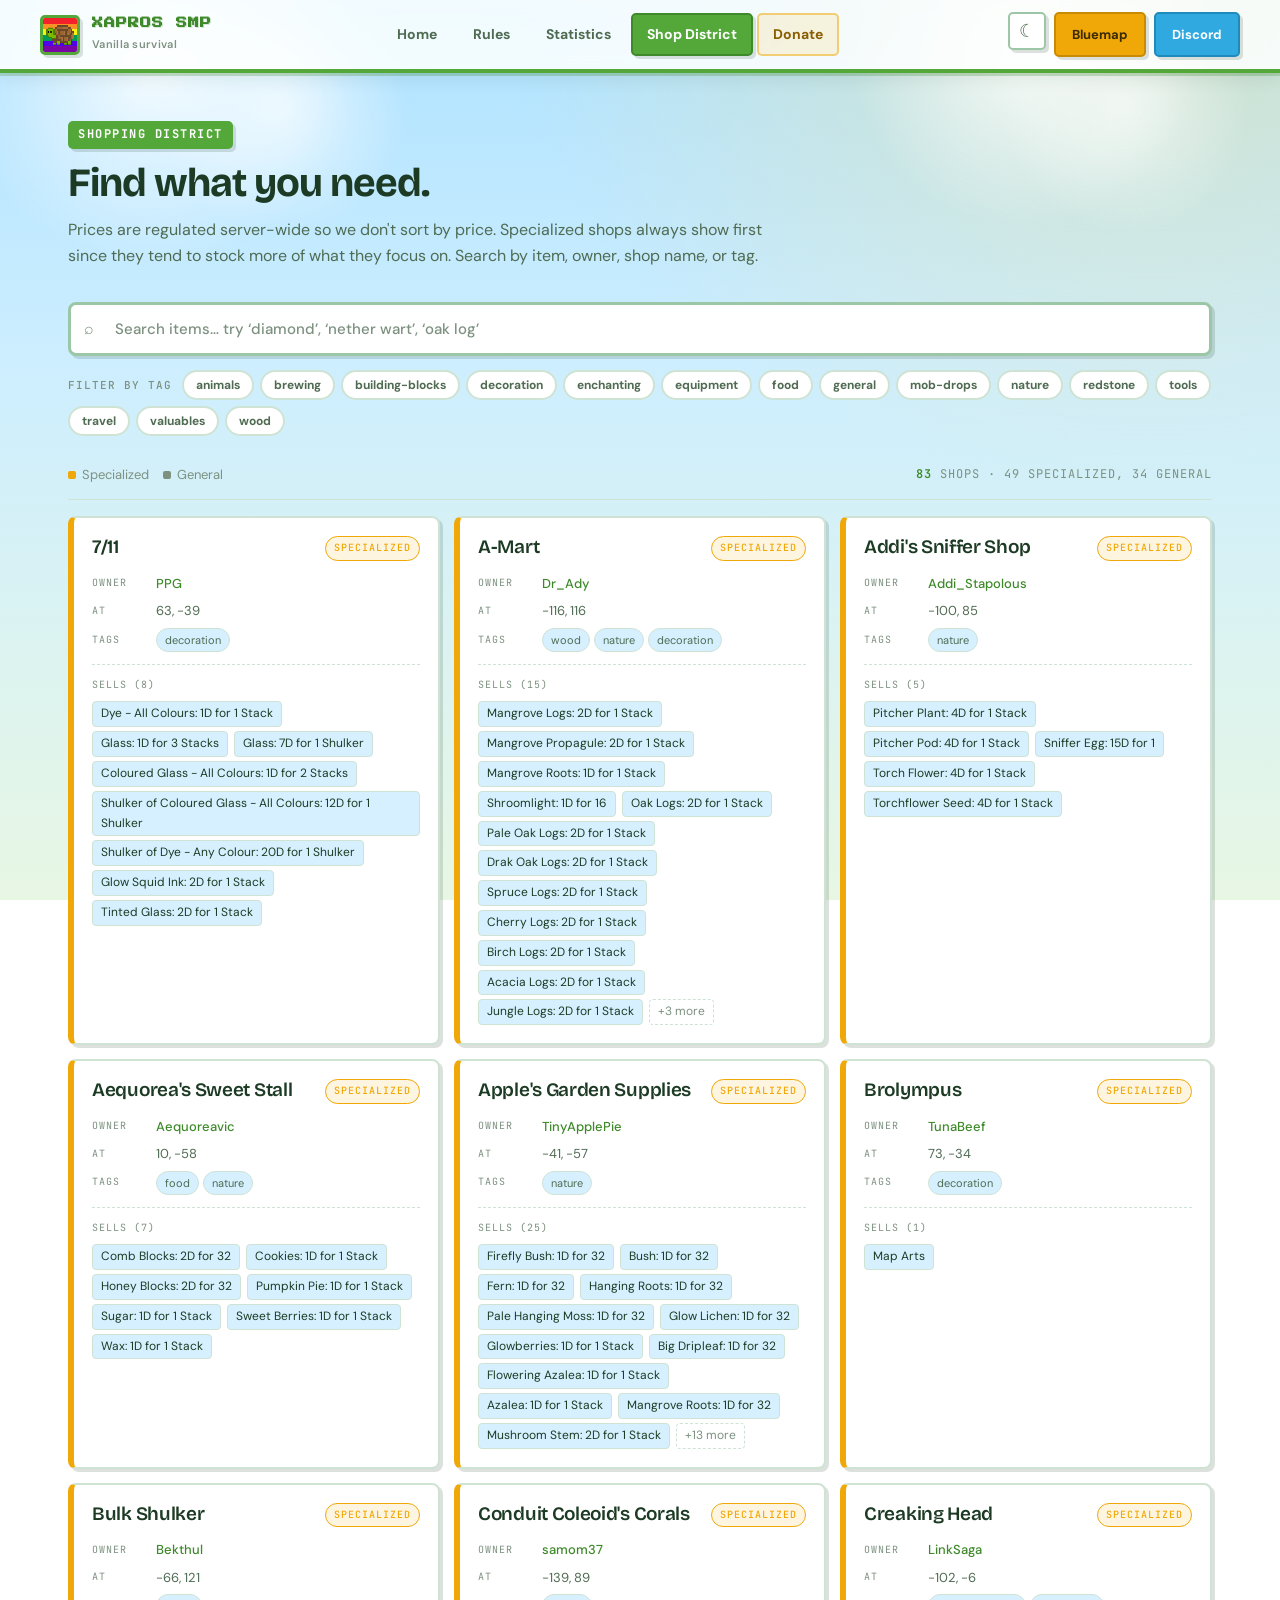
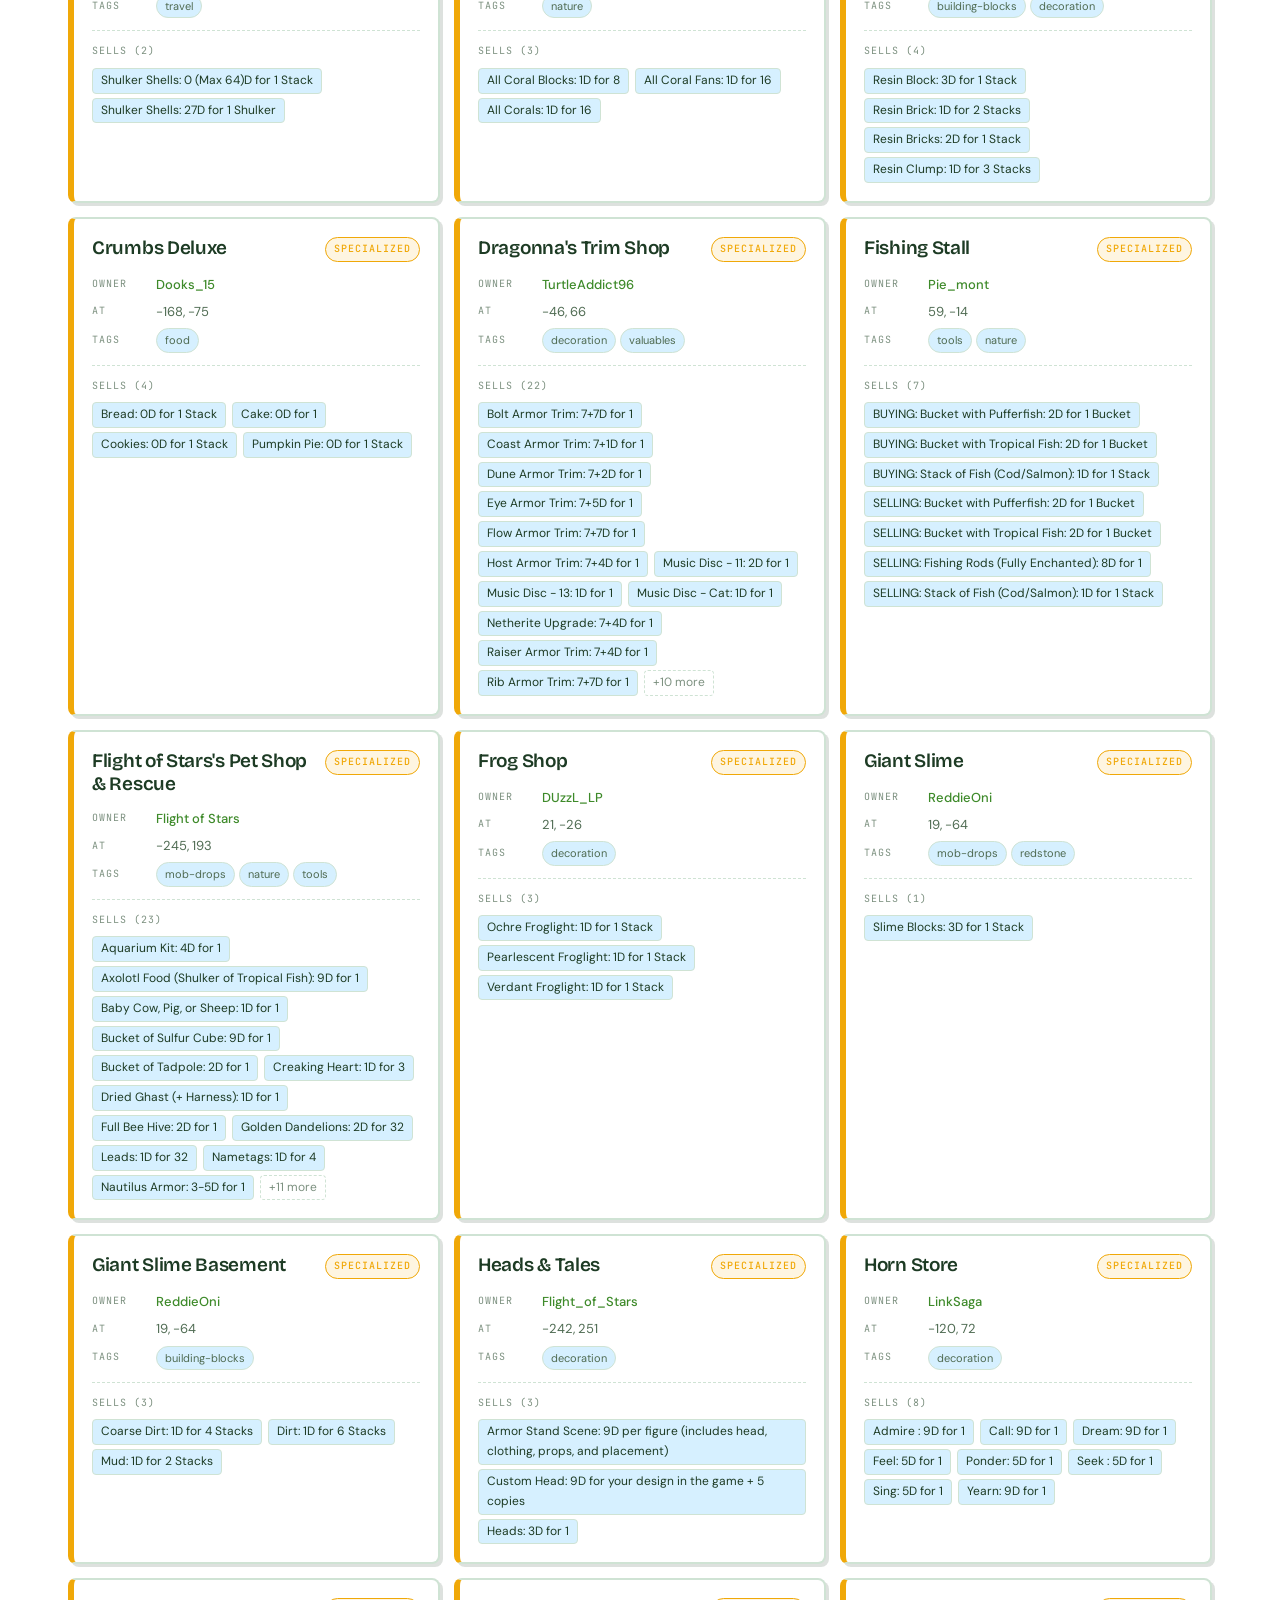
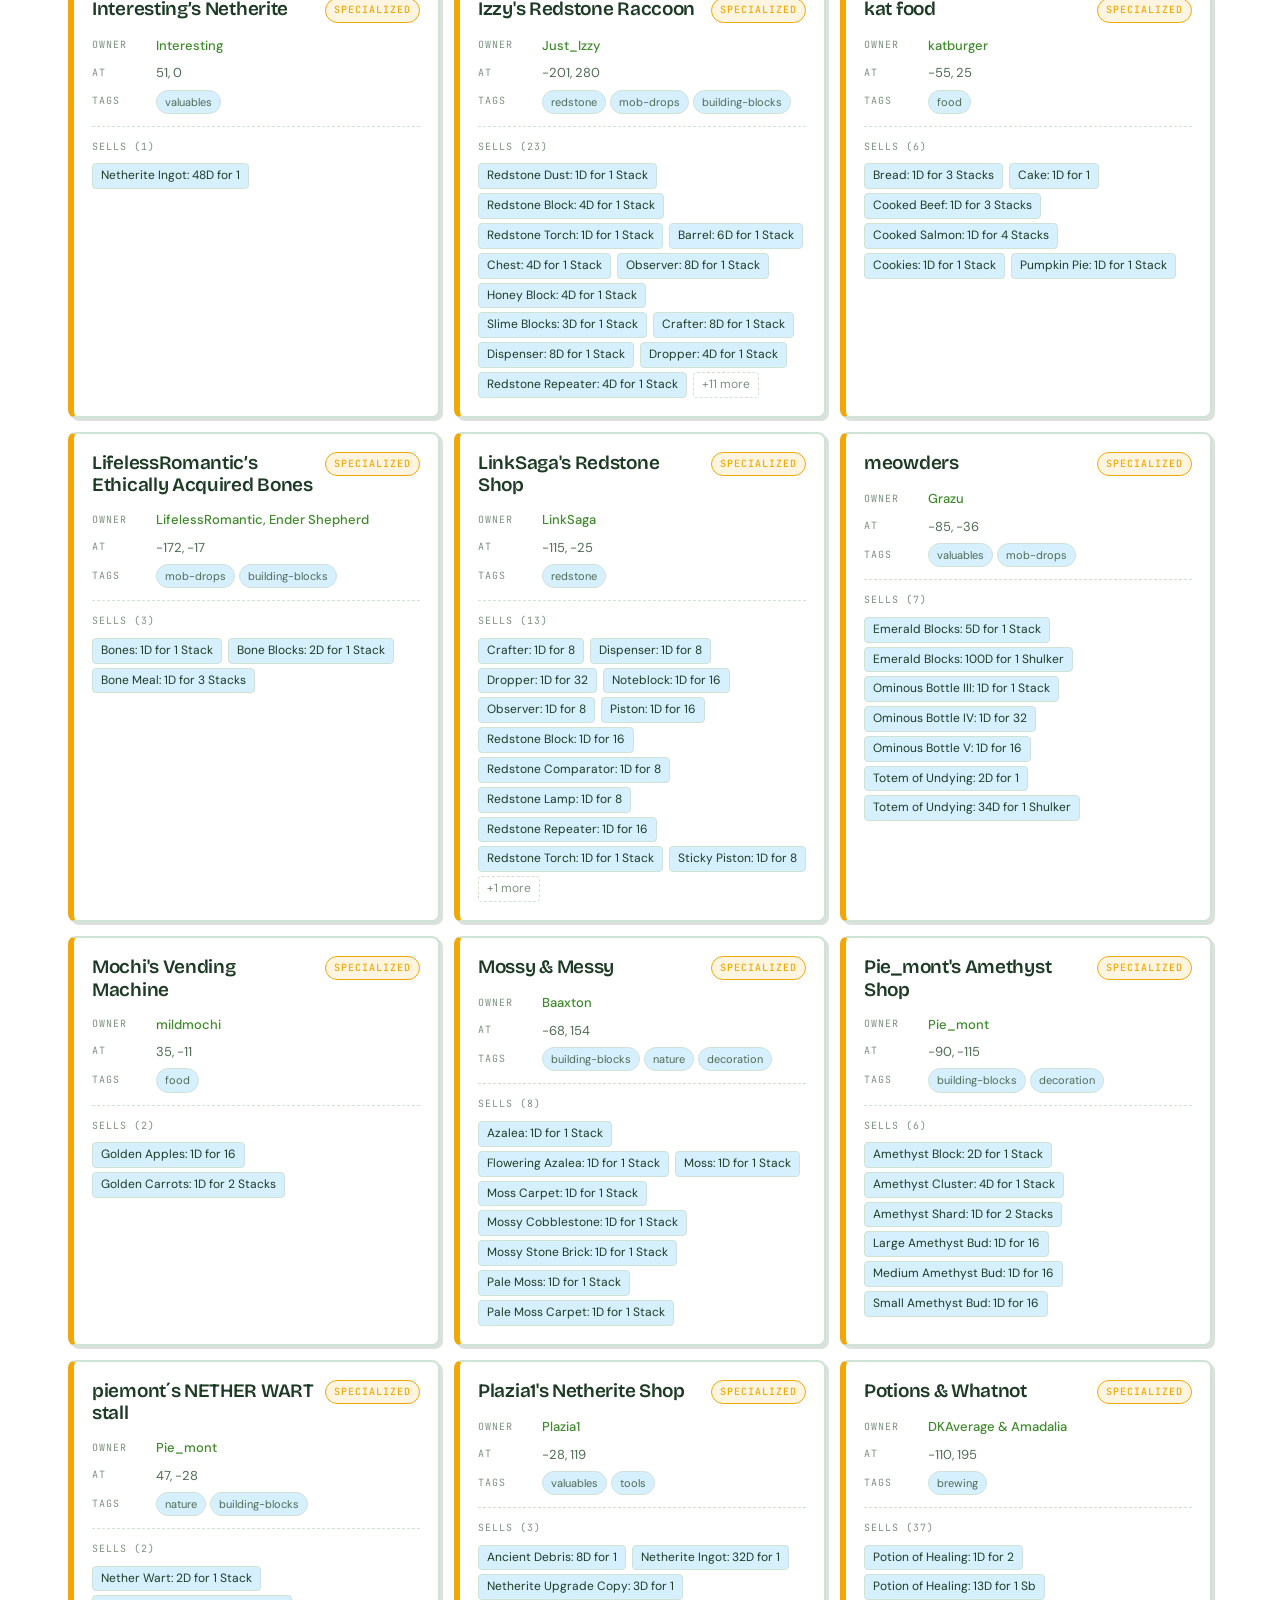
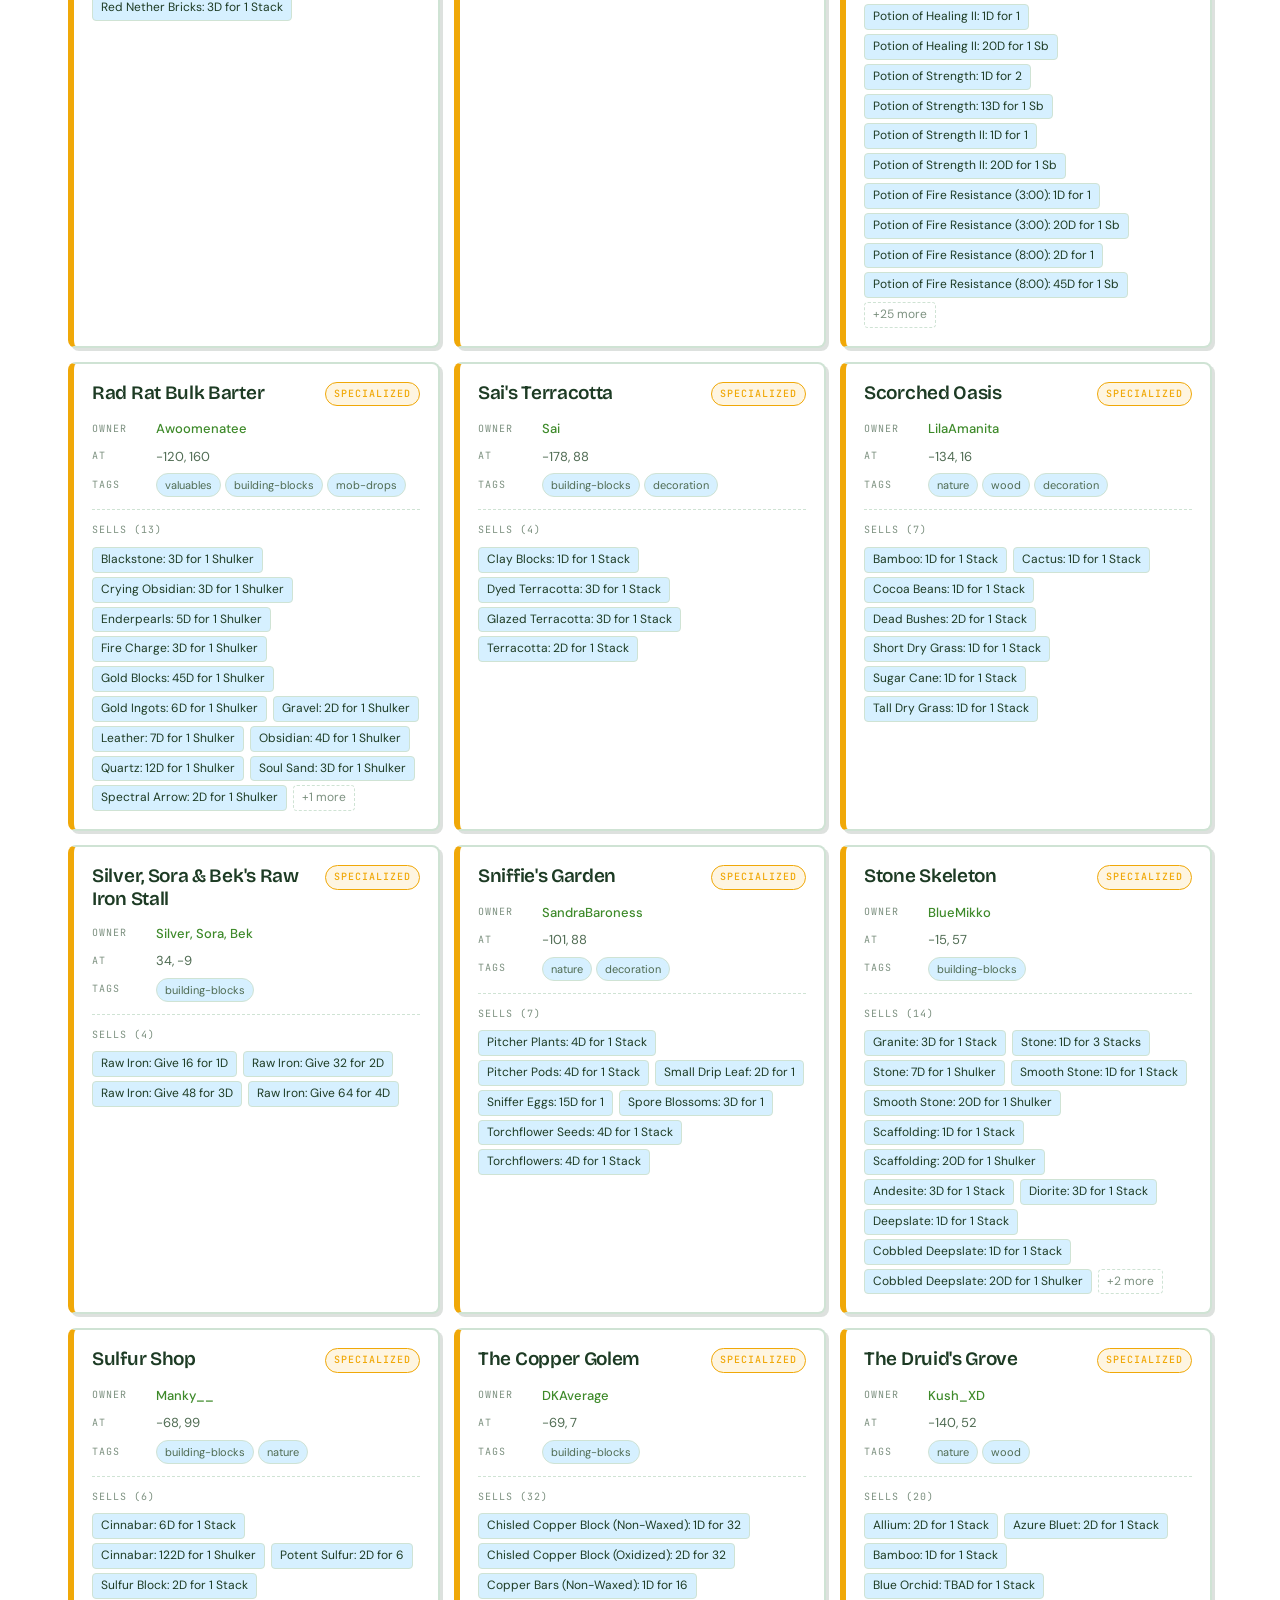
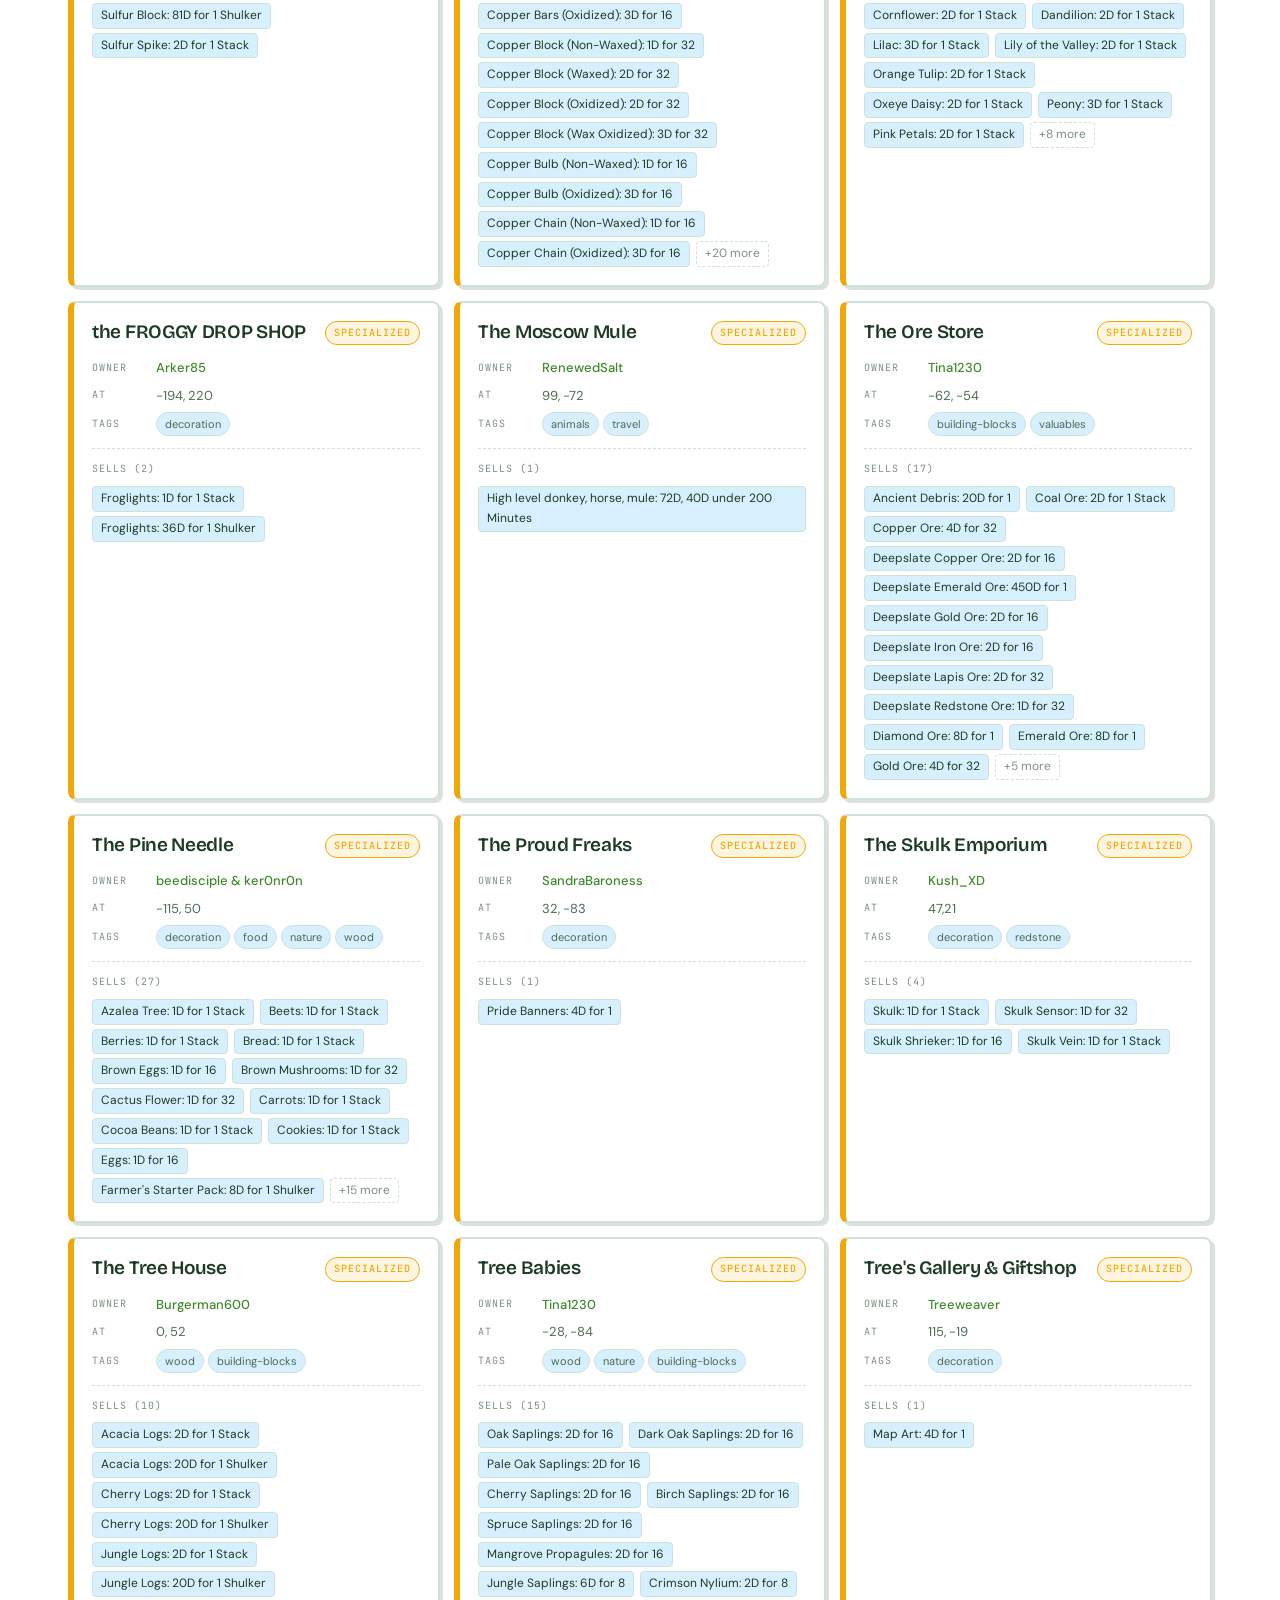
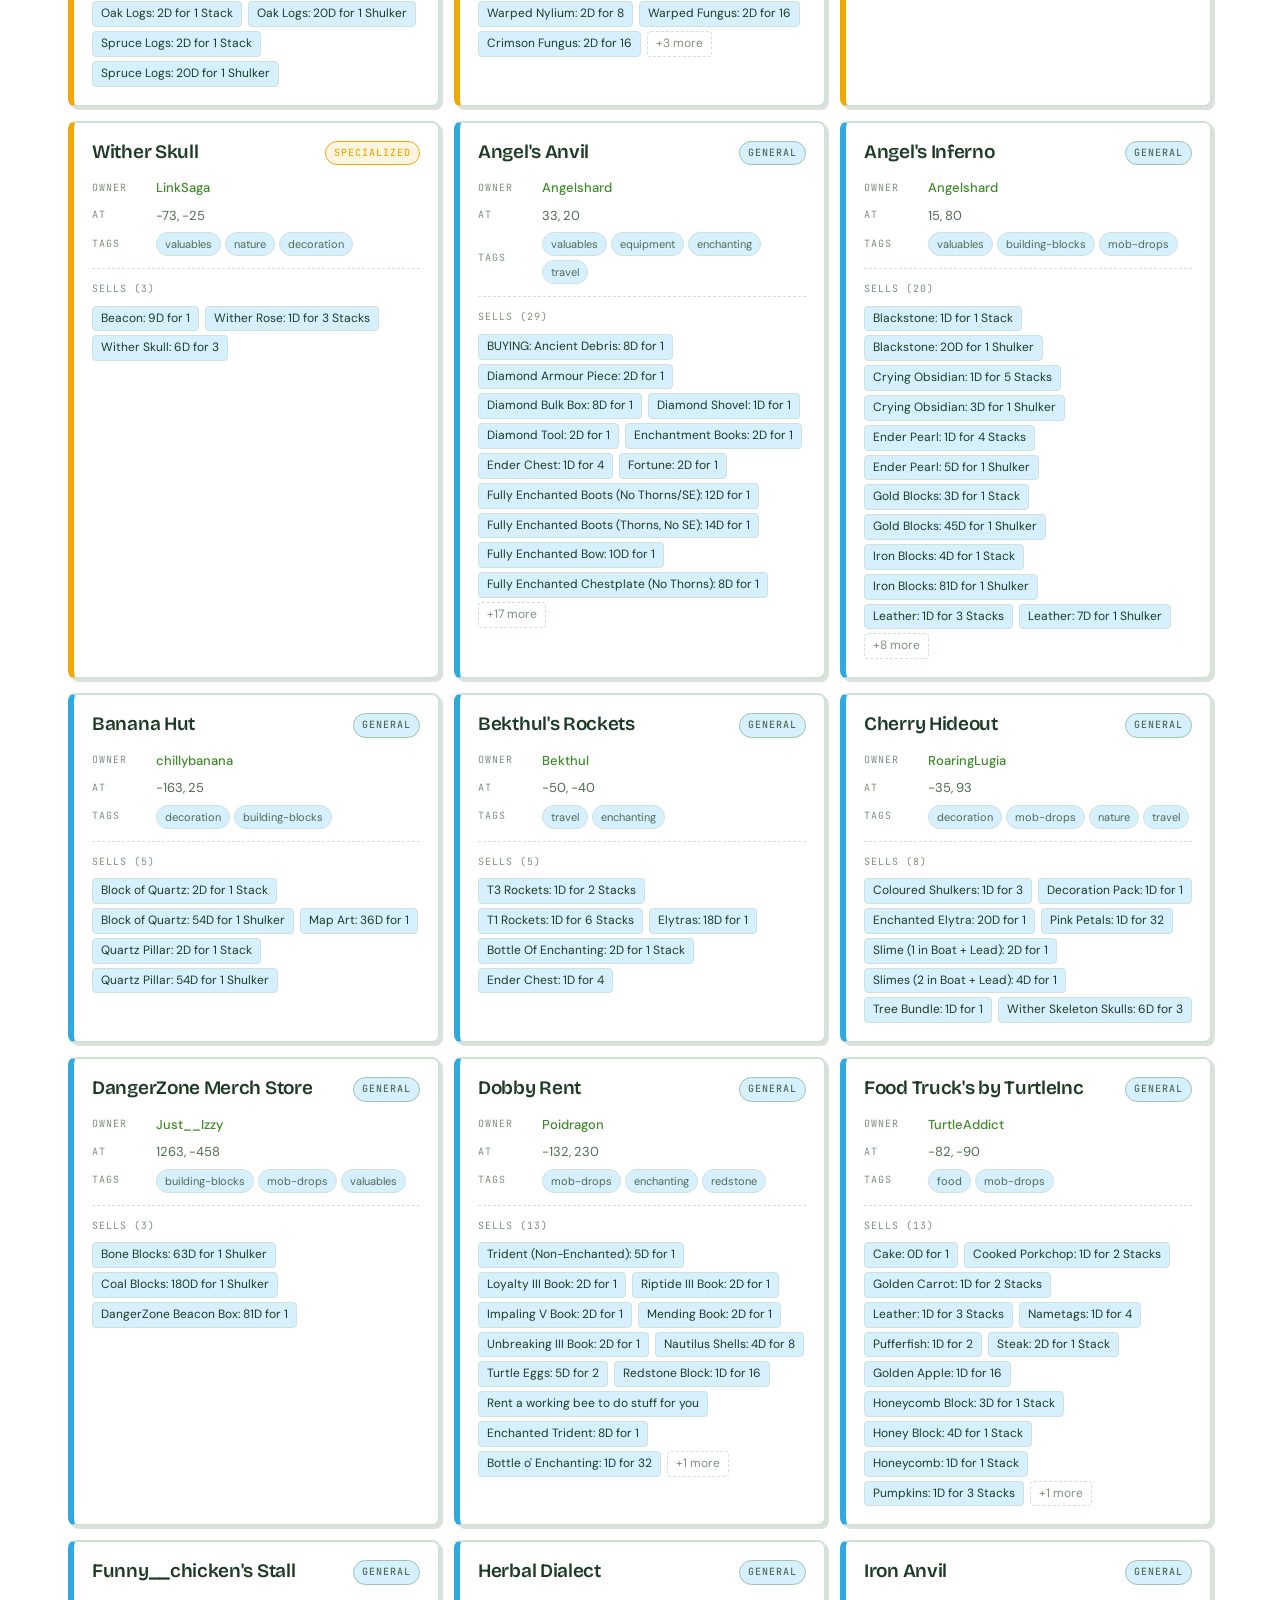
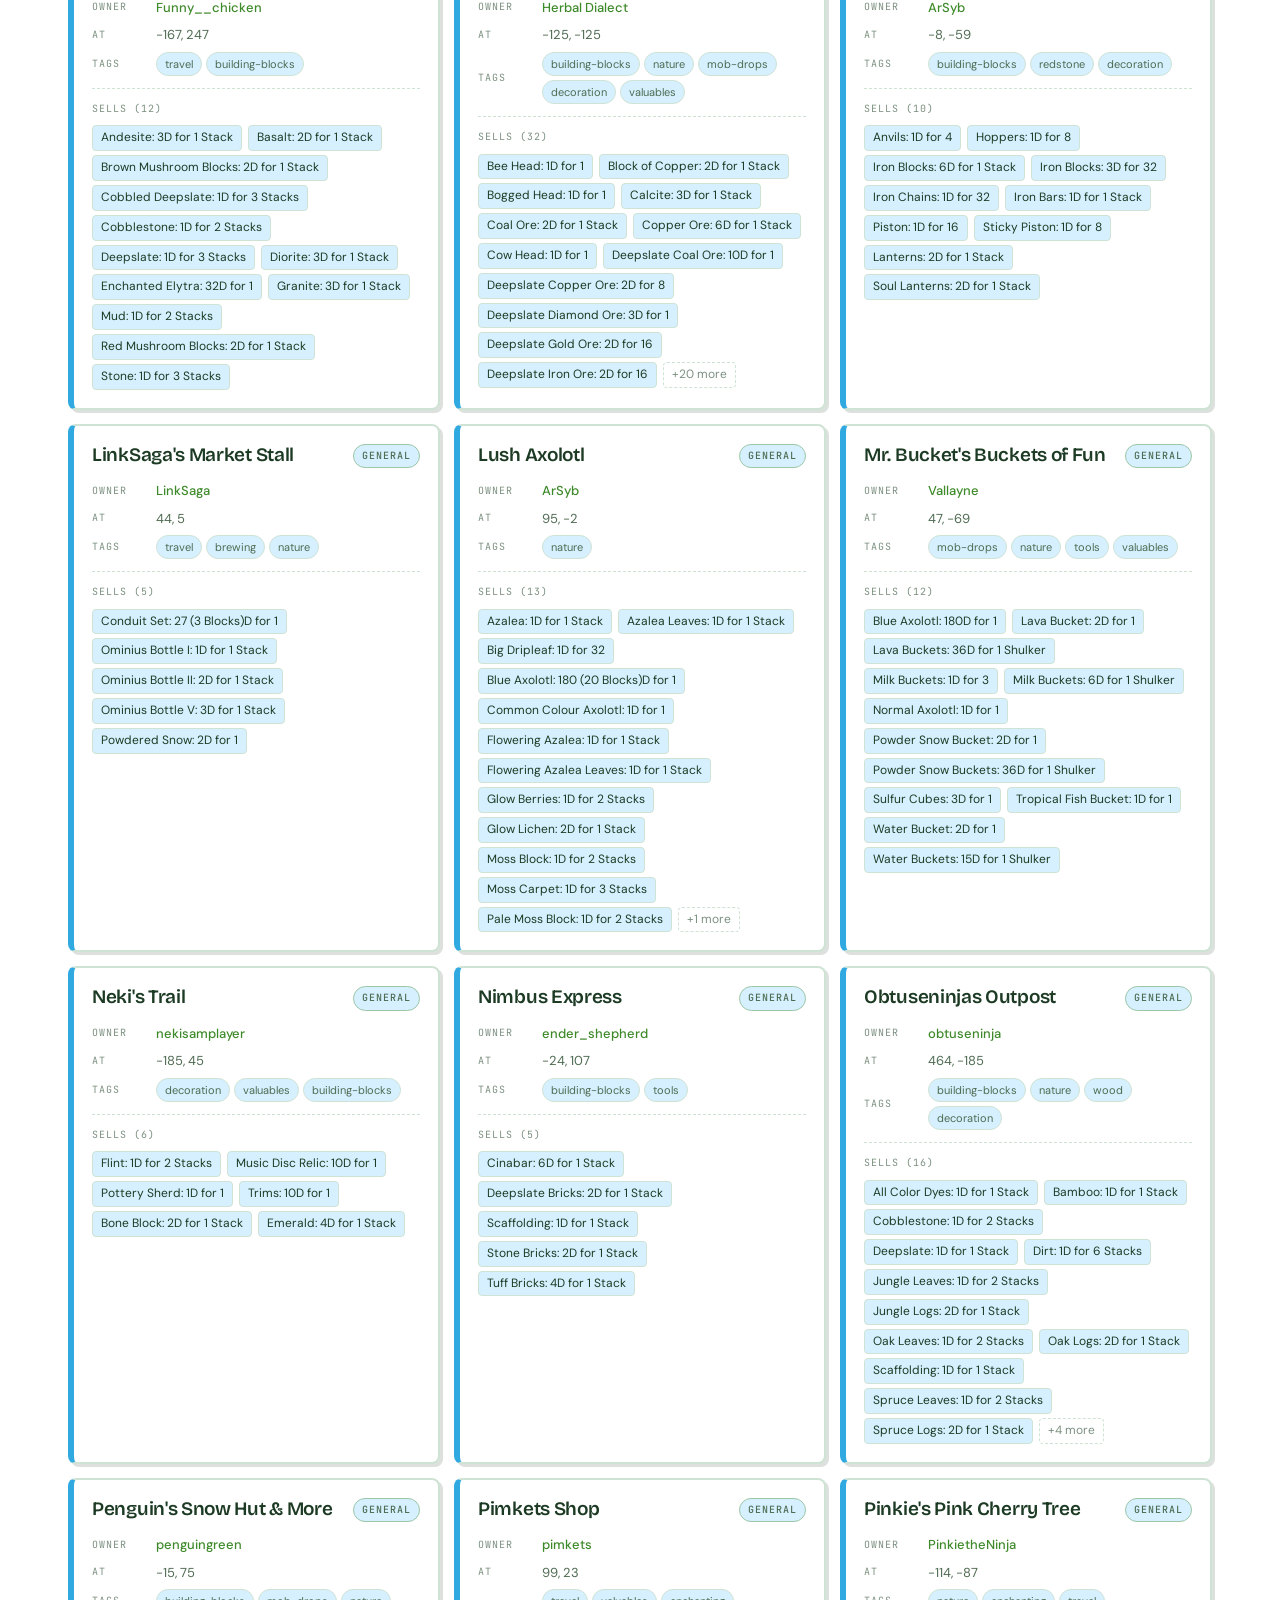
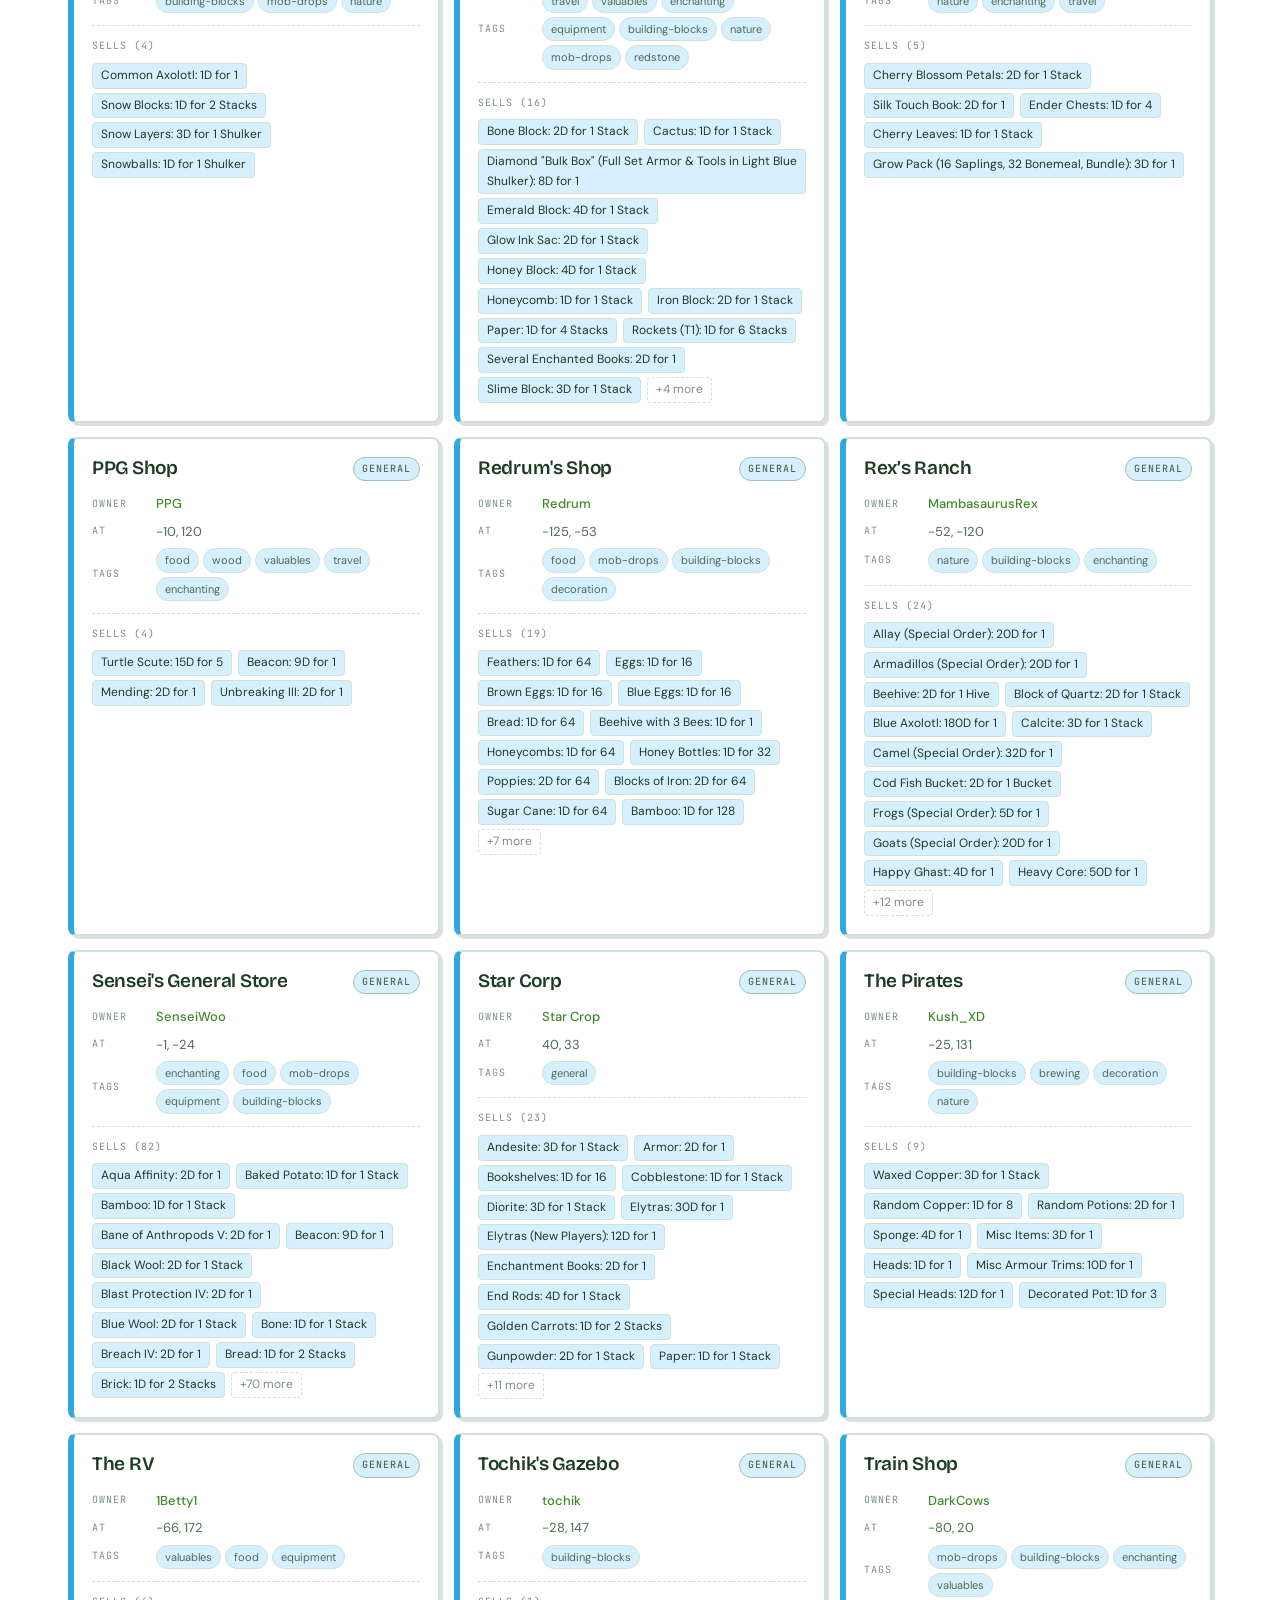
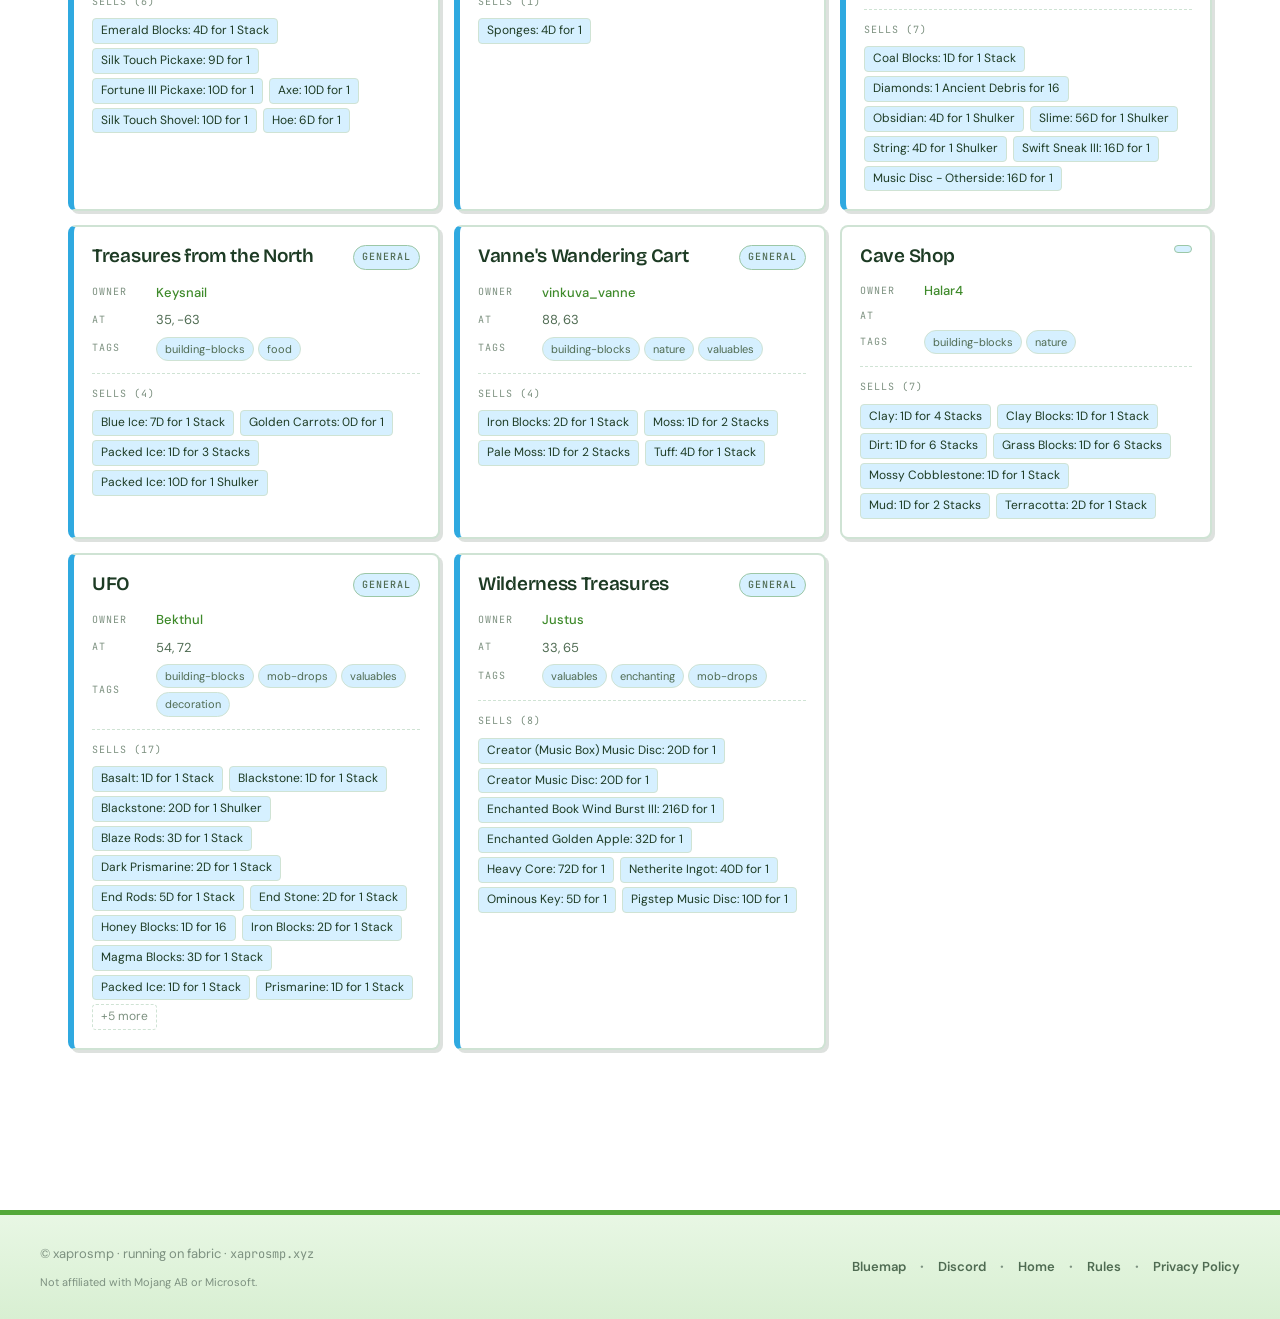
<file: shops/index.html>
<!DOCTYPE html>
<html lang="en">
<head>
<meta charset="UTF-8">
<meta name="viewport" content="width=device-width, initial-scale=1">
<title>Shop District · xaprosmp</title>
<meta name="description" content="Search the xapros SMP shop district by item, owner, shop name or tag.">
<link rel="canonical" href="https://web.xaprosmp.xyz/shops">
<link rel="icon" href="../img/logo.webp">
<link rel="preload" as="image" href="../img/logo.webp">
<link rel="preconnect" href="https://fonts.googleapis.com">
<link rel="preconnect" href="https://fonts.gstatic.com" crossorigin>
<link href="https://fonts.googleapis.com/css2?family=Cormorant+Garamond:wght@600;700&family=Bricolage+Grotesque:opsz,wght@12..96,400;12..96,500;12..96,600;12..96,700&family=DM+Sans:wght@400;500;600;700&family=JetBrains+Mono:wght@400;500&family=Press+Start+2P&display=swap" rel="stylesheet">
<link rel="stylesheet" href="../css/styles.css?v=7">
<script src="../js/theme.js"></script>
</head>
<body>

<header class="topbar">
  <div class="topbar-inner">
    <a href="../index.html" class="brand">
      <img src="../img/logo.webp" alt="xaprosmp logo">
      <div>
        <div class="wordmark">XAPROS SMP</div>
        <div class="tagline">Vanilla survival</div>
      </div>
    </a>
    <button class="nav-toggle" id="nav-toggle" aria-label="Toggle navigation" aria-expanded="false">
      <span></span><span></span><span></span>
    </button>
    <nav class="nav" id="nav">
      <a href="../index.html" class="nav-link">Home</a>
      <a href="../rules/" class="nav-link">Rules</a>
      <a href="../stats/" class="nav-link">Statistics</a>
      <a href="../shops/" class="nav-link active">Shop District</a>
      <a href="../donate/" class="nav-link nav-link-gold">Donate</a>
    </nav>
    <div class="topbar-actions">
      <button class="theme-toggle" id="theme-toggle" aria-label="Toggle dark mode" title="Toggle dark mode"></button>
      <a href="https://map.xaprosmp.xyz" target="_blank" rel="noopener" class="btn btn-amber">Bluemap</a>
      <a href="#" target="_blank" rel="noopener" class="btn btn-blurple discord-link">Discord</a>
    </div>
  </div>
</header>

<main>

  <div class="section-head reveal">
    <div class="section-eyebrow">shopping district</div>
    <h1 class="section-title">Find what you need.</h1>
    <p class="section-sub">Prices are regulated server-wide so we don't sort by price. Specialized shops always show first since they tend to stock more of what they focus on. Search by item, owner, shop name, or tag.</p>
  </div>

  <div class="shop-controls reveal">
    <div class="search-wrap">
      <span class="search-icon">⌕</span>
      <input type="text" class="shop-search" id="shop-search" placeholder="Search items… try ‘diamond’, ‘nether wart’, ‘oak log’">
    </div>
    <div class="tag-filters" id="tag-filters">
      <span class="tag-label">Filter by tag</span>
    </div>
  </div>

  <div class="shop-meta-row reveal">
    <div class="legend">
      <span><span class="dot spec"></span> Specialized</span>
      <span><span class="dot gen"></span> General</span>
    </div>
    <div class="results-count" id="results-count"></div>
  </div>

  <div class="shop-grid" id="shop-grid"></div>
  <p class="shop-empty" id="shop-empty" style="display:none">No shops match that search. Try a different keyword or clear your tag filters.</p>

</main>

<footer class="footer">
  <div class="footer-inner">
    <div>
      © xaprosmp · running on fabric · <code>xaprosmp.xyz</code>
      <div class="disclaimer">Not affiliated with Mojang AB or Microsoft.</div>
    </div>
    <div class="footer-links">
      <a href="https://map.xaprosmp.xyz" target="_blank" rel="noopener">Bluemap</a>
      <a href="#" target="_blank" rel="noopener" class="discord-link">Discord</a>
      <a href="../index.html">Home</a>
      <a href="../rules/">Rules</a>
	  <a href="../privacy/">Privacy Policy</a>
    </div>
  </div>
</footer>

<script src="../js/config.js"></script>
<script src="../js/nav.js"></script>
<script src="../js/shops-data.js"></script>
<script src="../js/shops.js"></script>
</body>
</html>
</file>
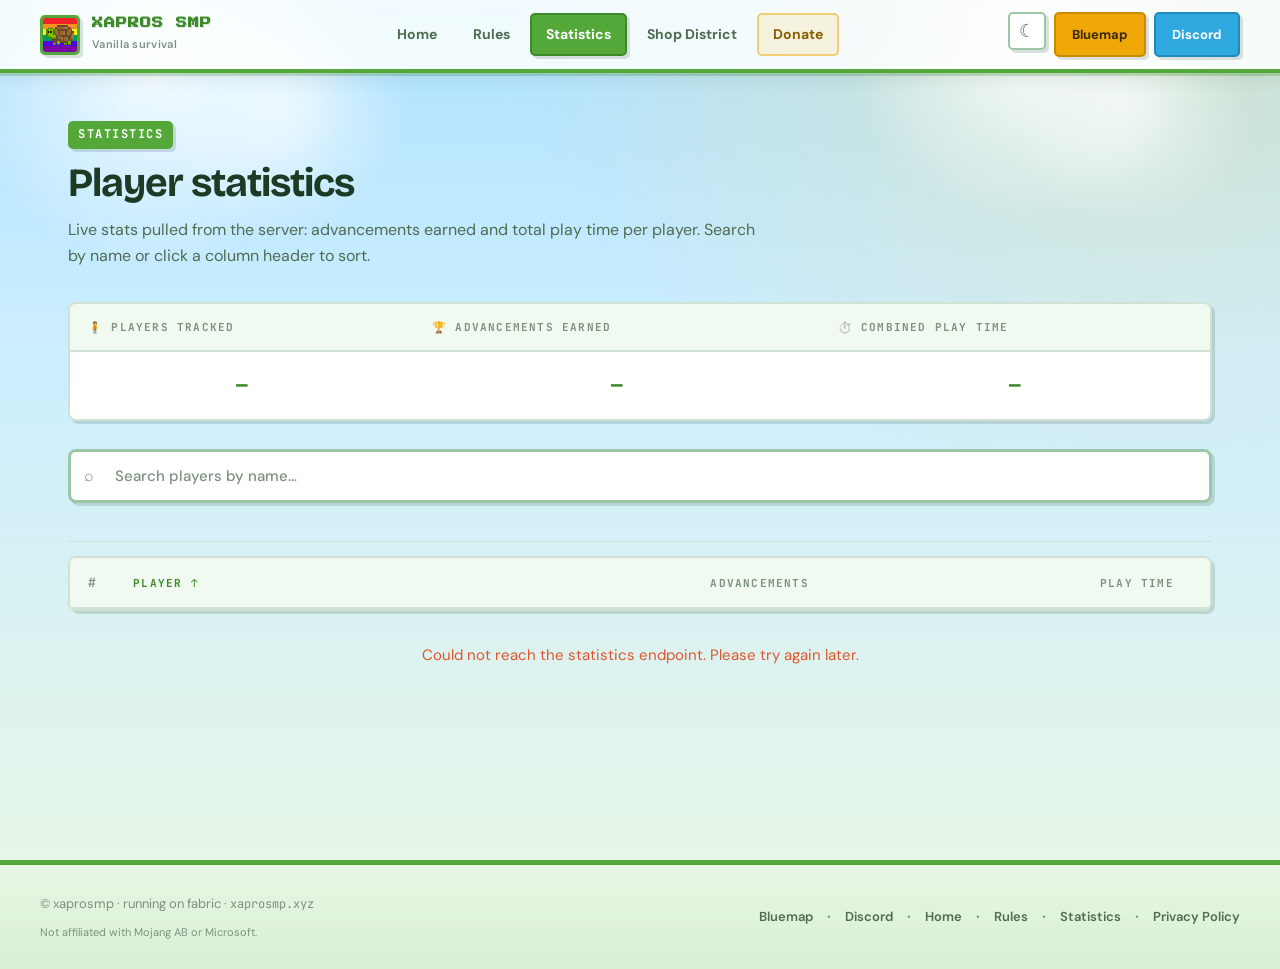
<file: stats/index.html>
<!DOCTYPE html>
<html lang="en">
<head>
<meta charset="UTF-8">
<meta name="viewport" content="width=device-width, initial-scale=1">
<title>Statistics · xaprosmp</title>
<meta name="description" content="Live player statistics for xapros SMP — advancements earned and play time per player.">
<link rel="canonical" href="https://web.xaprosmp.xyz/stats">
<link rel="icon" href="../img/logo.webp">
<link rel="preload" as="image" href="../img/logo.webp">
<link rel="preconnect" href="https://fonts.googleapis.com">
<link rel="preconnect" href="https://fonts.gstatic.com" crossorigin>
<link href="https://fonts.googleapis.com/css2?family=Cormorant+Garamond:wght@600;700&family=Bricolage+Grotesque:opsz,wght@12..96,400;12..96,500;12..96,600;12..96,700&family=DM+Sans:wght@400;500;600;700&family=JetBrains+Mono:wght@400;500&family=Press+Start+2P&display=swap" rel="stylesheet">
<link rel="stylesheet" href="../css/styles.css?v=7">
<script src="../js/theme.js"></script>
</head>
<body>

<header class="topbar">
  <div class="topbar-inner">
    <a href="../index.html" class="brand">
      <img src="../img/logo.webp" alt="xaprosmp logo">
      <div>
        <div class="wordmark">XAPROS SMP</div>
        <div class="tagline">Vanilla survival</div>
      </div>
    </a>
    <button class="nav-toggle" id="nav-toggle" aria-label="Toggle navigation" aria-expanded="false">
      <span></span><span></span><span></span>
    </button>
    <nav class="nav" id="nav">
      <a href="../index.html" class="nav-link">Home</a>
      <a href="../rules/" class="nav-link">Rules</a>
      <a href="../stats/" class="nav-link active">Statistics</a>
      <a href="../shops/" class="nav-link">Shop District</a>
      <a href="../donate/" class="nav-link nav-link-gold">Donate</a>
    </nav>
    <div class="topbar-actions">
      <button class="theme-toggle" id="theme-toggle" aria-label="Toggle dark mode" title="Toggle dark mode"></button>
      <a href="https://map.xaprosmp.xyz" target="_blank" rel="noopener" class="btn btn-amber">Bluemap</a>
      <a href="#" target="_blank" rel="noopener" class="btn btn-blurple discord-link">Discord</a>
    </div>
  </div>
</header>

<main>

  <div class="section-head reveal">
    <div class="section-eyebrow">statistics</div>
    <h1 class="section-title">Player statistics</h1>
    <p class="section-sub">Live stats pulled from the server: advancements earned and total play time per player. Search by name or click a column header to sort.</p>
  </div>

  <div class="stats-table-wrap stats-summary-wrap reveal">
    <table class="stats-table stats-summary-table" id="stats-summary">
      <thead>
        <tr>
          <th>🧍 Players tracked</th>
          <th>🏆 Advancements earned</th>
          <th>⏱️ Combined play time</th>
        </tr>
      </thead>
      <tbody>
        <tr>
          <td class="num" id="stat-players">–</td>
          <td class="num" id="stat-advancements">–</td>
          <td class="num" id="stat-playtime">–</td>
        </tr>
      </tbody>
    </table>
  </div>

  <div class="stats-controls reveal">
    <div class="search-wrap">
      <span class="search-icon">⌕</span>
      <input type="text" class="shop-search" id="stats-search" placeholder="Search players by name…">
    </div>
  </div>

  <div class="stats-meta-row reveal">
    <div class="results-count" id="results-count"></div>
    <div class="stats-updated" id="stats-updated"></div>
  </div>

  <div class="stats-table-wrap reveal">
    <table class="stats-table" id="stats-table">
      <thead>
        <tr>
          <th class="col-rank">#</th>
          <th class="col-player sortable" data-sort="name">Player <span class="sort-arrow"></span></th>
          <th class="col-advancements sortable" data-sort="bac_advancements">Advancements <span class="sort-arrow"></span></th>
          <th class="col-playtime sortable" data-sort="hc_playTimeShow">Play time <span class="sort-arrow"></span></th>
        </tr>
      </thead>
      <tbody id="stats-body"></tbody>
    </table>
  </div>

  <p class="stats-empty" id="stats-empty" style="display:none">No players match that search.</p>
  <p class="stats-loading" id="stats-loading">Loading statistics…</p>
  <p class="stats-error" id="stats-error" style="display:none"></p>

</main>

<footer class="footer">
  <div class="footer-inner">
    <div>
      © xaprosmp · running on fabric · <code>xaprosmp.xyz</code>
      <div class="disclaimer">Not affiliated with Mojang AB or Microsoft.</div>
    </div>
    <div class="footer-links">
      <a href="https://map.xaprosmp.xyz" target="_blank" rel="noopener">Bluemap</a>
      <a href="#" target="_blank" rel="noopener" class="discord-link">Discord</a>
      <a href="../index.html">Home</a>
      <a href="../rules/">Rules</a>
      <a href="../stats/">Statistics</a>
      <a href="../privacy/">Privacy Policy</a>
    </div>
  </div>
</footer>

<script src="../js/config.js"></script>
<script src="../js/nav.js"></script>
<script src="../js/stats.js?v=4"></script>
</body>
</html>
</file>
<file: css/styles.css>
:root {
  /* Bright, friendly Minecraft palette — sky, grass, sun & dirt */
  --bg: #aee2ff;            /* daytime sky blue */
  --bg-2: #d6f0ff;          /* lighter sky */
  --surface: #ffffff;       /* clean white card */
  --surface-2: #f1faf0;     /* soft minty panel */
  --line: #cfe3d4;          /* gentle green-grey border */
  --line-2: #9cc7a6;        /* stronger grass border */

  --text: #1d3b24;          /* deep forest green, very readable */
  --text-dim: #4f6b52;      /* muted leaf */
  --text-faint: #7d9180;    /* faint sage */

  /* "violet" slot is now GRASS GREEN (primary accent) */
  --violet: #54a83a;
  --violet-bright: #3e8a2a;
  --violet-fill: rgba(84, 168, 58, 0.10);
  --violet-fill-hover: rgba(84, 168, 58, 0.20);

  /* "blurple" slot is now SKY / DIAMOND BLUE */
  --blurple: #2fa9e0;
  --blurple-fill: rgba(47, 169, 224, 0.10);
  --blurple-fill-hover: rgba(47, 169, 224, 0.20);

  /* sunny gold */
  --amber: #f0a808;
  --amber-fill: rgba(240, 168, 8, 0.12);
  --amber-fill-hover: rgba(240, 168, 8, 0.24);

  /* "pink" slot is now warm dirt/clay accent */
  --pink: #c98a4b;
  --pink-fill: rgba(201, 138, 75, 0.12);

  --green: #3fae3f;
  --red: #e0552b;

  --display: 'Bricolage Grotesque', ui-sans-serif, system-ui, sans-serif;
  --body: 'DM Sans', ui-sans-serif, system-ui, sans-serif;
  --mono: 'JetBrains Mono', ui-monospace, 'SF Mono', Menlo, monospace;
  --pixel: 'Press Start 2P', monospace;

  --radius: 8px;
  --radius-sm: 5px;

  /* chunky Minecraft-style block shadow */
  --block-shadow: 4px 4px 0 rgba(29, 59, 36, 0.18);
  --block-shadow-sm: 3px 3px 0 rgba(29, 59, 36, 0.15);

  /* Hardcoded white used by buttons/cards — exposed so dark mode can override */
  --card-bg: #ffffff;
  --btn-bg: #ffffff;
  --on-accent: #ffffff;
}

/* ── Dark theme ───────────────────────────────────────────────────── */
[data-theme="dark"] {
  --bg: #0f1a14;            /* deep night forest */
  --bg-2: #16241b;          /* slightly lighter panel */
  --surface: #1c2a22;       /* dark card */
  --surface-2: #20301f;     /* dark minty panel */
  --line: #2f4435;          /* muted green-grey border */
  --line-2: #3f5e48;        /* stronger grass border */

  --text: #e6f0e6;          /* soft off-white green */
  --text-dim: #a7c0a8;      /* muted leaf */
  --text-faint: #bfd0c0;    /* light sage, readable on dark surfaces */

  --violet: #6fcf52;
  --violet-bright: #8be06a;
  --violet-fill: rgba(111, 207, 82, 0.14);
  --violet-fill-hover: rgba(111, 207, 82, 0.24);

  --blurple: #4db8e8;
  --blurple-fill: rgba(77, 184, 232, 0.14);
  --blurple-fill-hover: rgba(77, 184, 232, 0.24);

  --amber: #ffc233;
  --amber-fill: rgba(255, 194, 51, 0.14);
  --amber-fill-hover: rgba(255, 194, 51, 0.26);

  --pink: #d9a066;
  --pink-fill: rgba(217, 160, 102, 0.14);

  --green: #5dd06a;
  --red: #ff6b4a;

  --block-shadow: 4px 4px 0 rgba(0, 0, 0, 0.45);
  --block-shadow-sm: 3px 3px 0 rgba(0, 0, 0, 0.4);

  --card-bg: #1c2a22;
  --btn-bg: #22332a;
  --on-accent: #0f1a14;
}

[data-theme="dark"] body {
  background: linear-gradient(180deg, #0f1a14 0%, #142019 40%, #16241b 100%);
}

[data-theme="dark"] body::before {
  background:
    radial-gradient(circle at 12% 8%, rgba(255, 255, 255, 0.06), transparent 14%),
    radial-gradient(circle at 22% 12%, rgba(255, 255, 255, 0.04), transparent 10%),
    radial-gradient(circle at 80% 6%, rgba(255, 255, 255, 0.05), transparent 13%),
    radial-gradient(circle at 88% 12%, rgba(255, 255, 255, 0.03), transparent 9%),
    radial-gradient(ellipse at 90% -5%, rgba(255, 224, 130, 0.10), transparent 40%);
}

[data-theme="dark"] .topbar {
  background: rgba(28, 42, 34, 0.88);
}

/* Override hardcoded whites */
[data-theme="dark"] .btn { background: var(--btn-bg); }
[data-theme="dark"] .btn-ghost { background: var(--btn-bg); }
[data-theme="dark"] .hero-logo { background: var(--card-bg); }
[data-theme="dark"] .status-card { background: var(--card-bg); }
[data-theme="dark"] .vote-block {
  background: linear-gradient(135deg, #16241b, #1c2a22);
}
[data-theme="dark"] .footer {
  background: linear-gradient(180deg, #16241b, #0f1a14);
}

/* These buttons use a dark surface in the dark theme, so match their labels
   to the light navigation text instead of the dark accent-text colour. */
[data-theme="dark"] .btn-violet,
[data-theme="dark"] .btn-violet:hover,
[data-theme="dark"] .btn-blurple,
[data-theme="dark"] .btn-blurple:hover,
[data-theme="dark"] .btn-amber,
[data-theme="dark"] .btn-amber:hover { color: var(--text-dim); }

/* A few labels use dark gold in the light theme. Use the bright accent instead
   when their background is dark, so they remain readable. */
[data-theme="dark"] .nav-link-gold { color: var(--amber) !important; }
[data-theme="dark"] .rules-list li strong,
[data-theme="dark"] .info-card .val,
[data-theme="dark"] .info-card .val a { color: var(--amber); }

/* Amber CTA cards keep their bright background, so they retain dark text. */
[data-theme="dark"] .cta-amber { color: #2a1d00; }

/* Theme toggle button */
.theme-toggle {
  display: inline-flex;
  align-items: center;
  justify-content: center;
  width: 38px;
  height: 38px;
  padding: 0;
  font-size: 18px;
  line-height: 1;
  background: var(--btn-bg);
  border: 2px solid var(--line-2);
  border-radius: var(--radius-sm);
  color: var(--text-dim);
  cursor: pointer;
  box-shadow: var(--block-shadow-sm);
  transition: border-color 0.15s ease, color 0.15s ease, transform 0.15s ease;
}
.theme-toggle:hover {
  color: var(--amber);
  border-color: var(--amber);
  transform: translateY(-2px);
}
.theme-toggle:active { transform: translateY(0); }

* { box-sizing: border-box; margin: 0; padding: 0; }

html { scroll-behavior: smooth; }

body {
  background: linear-gradient(180deg, #aee2ff 0%, #cdeeff 40%, #e8f7e4 100%);
  background-attachment: fixed;
  color: var(--text);
  font-family: var(--body);
  font-size: 15px;
  line-height: 1.65;
  min-height: 100vh;
  overflow-x: hidden;
  -webkit-font-smoothing: antialiased;
}

/* Soft drifting clouds + sunshine glow */
body::before {
  content: '';
  position: fixed;
  inset: 0;
  background:
    radial-gradient(circle at 12% 8%, rgba(255, 255, 255, 0.85), transparent 14%),
    radial-gradient(circle at 22% 12%, rgba(255, 255, 255, 0.65), transparent 10%),
    radial-gradient(circle at 80% 6%, rgba(255, 255, 255, 0.8), transparent 13%),
    radial-gradient(circle at 88% 12%, rgba(255, 255, 255, 0.6), transparent 9%),
    radial-gradient(ellipse at 90% -5%, rgba(255, 224, 130, 0.45), transparent 40%);
  pointer-events: none;
  z-index: 0;
}

main, header, footer { position: relative; z-index: 1; }

a { color: var(--violet-bright); text-decoration: none; font-weight: 600; }
a:not(.btn):not(.cta-card):not(.nav-link):not(.brand):hover { color: var(--amber); }

.topbar {
  position: sticky;
  top: 0;
  background: rgba(255, 255, 255, 0.85);
  backdrop-filter: blur(10px) saturate(130%);
  -webkit-backdrop-filter: blur(10px) saturate(130%);
  border-bottom: 4px solid var(--violet);
  box-shadow: 0 3px 0 rgba(62, 138, 42, 0.25), 0 6px 16px rgba(29, 59, 36, 0.08);
  z-index: 100;
  padding: 12px 28px;
}

.topbar-inner {
  max-width: 1200px;
  margin: 0 auto;
  display: flex;
  align-items: center;
  gap: 24px;
}

.brand {
  display: flex;
  align-items: center;
  gap: 12px;
  text-decoration: none;
  color: var(--text);
}

.brand img {
  width: 40px;
  height: 40px;
  border-radius: var(--radius-sm);
  image-rendering: pixelated;
  border: 3px solid var(--violet);
  box-shadow: var(--block-shadow-sm);
}

.brand .wordmark {
  font-family: var(--pixel);
  font-size: 11px;
  letter-spacing: 1px;
  color: var(--violet-bright);
  line-height: 1.3;
  text-shadow: 1px 1px 0 rgba(62, 138, 42, 0.18);
}

.brand .tagline {
  font-size: 11px;
  color: var(--text-faint);
  margin-top: 4px;
  letter-spacing: 0.3px;
}

.nav {
  display: flex;
  gap: 4px;
  flex: 1;
  justify-content: center;
}

.nav-link {
  font-family: var(--body);
  font-size: 14px;
  padding: 8px 14px;
  color: var(--text-dim);
  border: 2px solid transparent;
  border-radius: var(--radius-sm);
  transition: all 0.15s;
  font-weight: 700;
}

.nav-link:hover {
  color: var(--violet-bright);
  background: var(--violet-fill);
  border-color: var(--line-2);
}

.nav-link.active {
  color: var(--on-accent);
  background: var(--violet);
  border-color: var(--violet-bright);
  box-shadow: var(--block-shadow-sm);
}

.nav-link-gold {
  color: #8a5e00 !important;
  background: var(--amber-fill) !important;
  border-color: rgba(240, 168, 8, 0.5) !important;
  font-weight: 700 !important;
}
.nav-link-gold:hover {
  background: var(--amber) !important;
  border-color: #c98a04 !important;
  color: #3b2a00 !important;
}
.nav-link-gold.active {
  background: var(--amber) !important;
  border-color: #c98a04 !important;
  color: #3b2a00 !important;
}

.topbar-actions { display: flex; gap: 8px; }

.btn {
  display: inline-flex;
  align-items: center;
  gap: 8px;
  font-family: var(--body);
  font-size: 13px;
  font-weight: 700;
  padding: 10px 16px;
  border: 2px solid rgba(29, 59, 36, 0.25);
  border-radius: var(--radius-sm);
  cursor: pointer;
  box-shadow: var(--block-shadow-sm);
  transition: background-color 0.12s, border-color 0.12s, color 0.12s,
    transform 0.08s, box-shadow 0.08s;
  white-space: nowrap;
  text-decoration: none;
  background: var(--btn-bg);
  color: var(--text);
}

.btn:hover { filter: brightness(1.06); }
.btn:active {
  transform: translate(3px, 3px);
  box-shadow: 0 0 0 rgba(29, 59, 36, 0);
}

.btn-violet {
  border-color: #3e8a2a;
  background: var(--violet);
  color: var(--on-accent);
}
.btn-violet:hover { background: #62bd45; color: var(--on-accent); }

.btn-blurple {
  border-color: #1f8bbd;
  background: var(--blurple);
  color: var(--on-accent);
}
.btn-blurple:hover { background: #45b9ec; color: var(--on-accent); }

.btn-amber {
  border-color: #c98a04;
  background: var(--amber);
  color: #3b2a00;
}
.btn-amber:hover { background: #ffbe1f; color: #3b2a00; }

.btn-ghost {
  border-color: var(--line-2);
  background: var(--btn-bg);
  color: var(--text-dim);
}
.btn-ghost:hover { border-color: var(--violet); color: var(--violet-bright); }

.btn-lg { padding: 15px 24px; font-size: 15px; border-radius: var(--radius); }

main {
  max-width: 1200px;
  margin: 0 auto;
  padding: 48px 28px 80px;
}

.hero {
  display: grid;
  grid-template-columns: 1fr auto;
  align-items: center;
  gap: 32px;
  margin-bottom: 48px;
}

.hero-text h1 {
  font-family: var(--display);
  font-size: 56px;
  font-weight: 700;
  line-height: 1.05;
  letter-spacing: -1.5px;
  margin-bottom: 14px;
  color: var(--text);
  text-shadow: 2px 2px 0 rgba(84, 168, 58, 0.18);
}

.hero-text p {
  font-size: 17px;
  color: var(--text-dim);
  max-width: 56ch;
  margin-bottom: 24px;
}

.hero-text .accent {
  color: var(--violet-bright);
  font-weight: 700;
}

.hero-actions { display: flex; gap: 10px; flex-wrap: wrap; }

.hero-logo {
  width: 168px;
  height: 168px;
  border-radius: var(--radius);
  border: 4px solid var(--violet);
  image-rendering: pixelated;
  background: var(--card-bg);
  box-shadow:
    var(--block-shadow),
    0 14px 34px rgba(84, 168, 58, 0.22);
}

.status-card {
  background: var(--card-bg);
  border: 3px solid var(--line-2);
  border-radius: var(--radius);
  padding: 16px 22px;
  display: flex;
  align-items: center;
  justify-content: center;
  gap: 18px;
  flex-wrap: wrap;
  margin-bottom: 48px;
  box-shadow: var(--block-shadow);
}

.status-pill {
  display: inline-flex;
  align-items: center;
  gap: 10px;
  padding: 8px 16px;
  border: 2px solid var(--line-2);
  background: var(--surface-2);
  border-radius: 999px;
  font-size: 13px;
  font-weight: 700;
  color: var(--text-dim);
  transition: all 0.2s;
}

.status-pill.online {
  border-color: rgba(74, 222, 128, 0.5);
  color: var(--green);
  background: rgba(74, 222, 128, 0.06);
}

.status-pill.offline {
  border-color: rgba(239, 68, 68, 0.5);
  color: var(--red);
  background: rgba(239, 68, 68, 0.06);
}

.status-pill.checking { color: var(--text-faint); }

.status-dot {
  width: 9px;
  height: 9px;
  border-radius: 50%;
  background: currentColor;
  box-shadow: 0 0 0 3px transparent;
}

.status-pill.online .status-dot {
  box-shadow: 0 0 0 0 rgba(74, 222, 128, 0.6);
  animation: glow 1.8s ease-in-out infinite;
}

@keyframes glow {
  0%, 100% { box-shadow: 0 0 6px var(--green), 0 0 0 0 rgba(74, 222, 128, 0.5); }
  50% { box-shadow: 0 0 12px var(--green), 0 0 0 6px rgba(74, 222, 128, 0); }
}

.ip-block {
  display: flex;
  align-items: center;
  gap: 10px;
  flex-wrap: wrap;
}

.ip-label {
  font-size: 11px;
  color: var(--text-faint);
  text-transform: uppercase;
  letter-spacing: 1.2px;
  font-weight: 600;
}

.ip-block code {
  font-family: var(--mono);
  font-size: 14px;
  background: var(--bg);
  border: 1px solid var(--line);
  border-radius: var(--radius-sm);
  padding: 6px 12px;
  color: var(--amber);
}

.copy-btn {
  font-family: var(--body);
  font-size: 12px;
  padding: 6px 10px;
  background: transparent;
  border: 1px solid var(--line);
  border-radius: var(--radius-sm);
  color: var(--text-dim);
  cursor: pointer;
  transition: all 0.15s;
  font-weight: 500;
}
.copy-btn:hover { color: var(--violet-bright); border-color: var(--violet); }
.copy-btn.copied { color: var(--green); border-color: var(--green); }

.cta-grid {
  display: grid;
  grid-template-columns: 2fr 1fr 1fr;
  gap: 14px;
  margin-bottom: 56px;
}

.cta-card {
  display: flex;
  flex-direction: column;
  gap: 6px;
  padding: 24px;
  border: 3px solid;
  border-radius: var(--radius);
  text-decoration: none;
  box-shadow: var(--block-shadow);
  transition: filter 0.15s ease,
    transform 0.18s cubic-bezier(0.34, 1.56, 0.64, 1), box-shadow 0.12s ease;
}

.cta-card:hover { transform: translateY(-4px); filter: brightness(1.05); box-shadow: 6px 8px 0 rgba(29, 59, 36, 0.2); }
.cta-card:active { transform: translate(3px, 3px); box-shadow: 0 0 0 rgba(29, 59, 36, 0); }

.cta-blurple {
  border-color: #1f8bbd;
  background: var(--blurple);
  color: var(--on-accent);
}

.cta-amber {
  border-color: #c98a04;
  background: var(--amber);
  color: #3b2a00;
}

.cta-violet {
  border-color: #3e8a2a;
  background: var(--violet);
  color: var(--on-accent);
}

.cta-card .cta-eyebrow {
  font-family: var(--mono);
  font-size: 11px;
  letter-spacing: 1.2px;
  text-transform: uppercase;
  opacity: 0.85;
  font-weight: 700;
}

.cta-card h3 {
  font-family: var(--display);
  font-size: 22px;
  font-weight: 700;
  letter-spacing: -0.4px;
  line-height: 1.15;
}

.cta-card p {
  font-size: 13px;
  opacity: 0.92;
  margin-top: 4px;
}

.cta-card.cta-large h3 { font-size: 28px; }
.cta-card.cta-large p { font-size: 14px; }

.section-head {
  margin-bottom: 32px;
}

.section-eyebrow {
  display: inline-block;
  font-family: var(--mono);
  font-size: 12px;
  letter-spacing: 1.5px;
  text-transform: uppercase;
  color: var(--on-accent);
  background: var(--violet);
  padding: 4px 10px;
  border-radius: var(--radius-sm);
  margin-bottom: 12px;
  font-weight: 700;
  box-shadow: var(--block-shadow-sm);
}

.section-title {
  font-family: var(--display);
  font-size: 40px;
  font-weight: 700;
  letter-spacing: -1px;
  line-height: 1.1;
  margin-bottom: 12px;
}

.section-sub {
  color: var(--text-dim);
  max-width: 64ch;
  font-size: 16px;
}

.about-grid {
  display: grid;
  grid-template-columns: repeat(3, 1fr);
  gap: 16px;
  margin-bottom: 48px;
}

.about-card {
  background: var(--surface);
  border: 3px solid var(--line-2);
  border-radius: var(--radius);
  padding: 22px;
  box-shadow: var(--block-shadow);
  transition: transform 0.18s cubic-bezier(0.34, 1.56, 0.64, 1),
    border-color 0.18s ease, box-shadow 0.12s ease;
}

.about-card:hover {
  transform: translateY(-4px);
  border-color: var(--violet);
  box-shadow: 6px 8px 0 rgba(29, 59, 36, 0.18);
}

.about-card h4 {
  font-family: var(--display);
  font-size: 19px;
  font-weight: 700;
  margin-bottom: 8px;
  color: var(--violet-bright);
}

.about-card p { font-size: 14px; color: var(--text-dim); line-height: 1.65; }

.rules-section { margin-bottom: 44px; }

.rules-section h2 {
  font-family: var(--display);
  font-size: 26px;
  font-weight: 600;
  letter-spacing: -0.5px;
  margin-bottom: 6px;
  color: var(--text);
  display: flex;
  align-items: baseline;
  gap: 12px;
}

.rules-section h2 .num {
  font-family: var(--pixel);
  font-size: 12px;
  color: var(--on-accent);
  background: var(--violet);
  padding: 5px 8px;
  border-radius: var(--radius-sm);
  font-weight: 400;
  box-shadow: var(--block-shadow-sm);
}

.rules-section h3 {
  font-family: var(--display);
  font-size: 18px;
  font-weight: 600;
  margin: 18px 0 10px;
  color: var(--violet-bright);
}

.rules-section h3.h3-spaced { margin-top: 24px; }

.rules-section .lede {
  color: var(--text-dim);
  margin-bottom: 18px;
  max-width: 64ch;
}

.rules-section .lede strong { color: var(--amber); }

.rules-list {
  list-style: none;
  display: grid;
  gap: 10px;
}

.rules-list li {
  background: var(--surface);
  border: 2px solid var(--line);
  border-left: 5px solid var(--violet);
  border-radius: var(--radius-sm);
  padding: 14px 18px;
  color: var(--text);
  font-size: 15px;
  line-height: 1.6;
  box-shadow: var(--block-shadow-sm);
  transition: border-left-width 0.15s ease, transform 0.15s ease,
    border-color 0.15s ease;
}

.rules-list li:hover {
  transform: translateX(4px);
  border-color: var(--line-2);
  border-left-width: 8px;
}

.rules-list li.warn {
  border-color: #e8b84b;
  border-left-color: var(--amber);
  background: var(--amber-fill);
}

.rules-list li strong { color: #b5760a; font-weight: 700; }
.rules-list li a { color: var(--violet-bright); text-decoration: underline; text-underline-offset: 3px; }
.rules-list li a:hover { color: var(--amber); }

.inline-code {
  font-family: var(--mono);
  background: var(--surface-2);
  border: 1px solid var(--line);
  padding: 1px 6px;
  border-radius: 4px;
  color: var(--violet-bright);
  font-size: 0.9em;
}

.mods-grid {
  display: grid;
  grid-template-columns: repeat(2, 1fr);
  gap: 8px 16px;
  list-style: none;
}

.mods-grid li {
  background: var(--surface);
  border: 2px solid var(--line);
  border-radius: var(--radius-sm);
  padding: 12px 16px;
  font-size: 14px;
  box-shadow: var(--block-shadow-sm);
  transition: transform 0.15s ease, border-color 0.15s ease;
}

.mods-grid li:hover { transform: translateY(-2px); border-color: var(--violet); }

.mods-grid li strong {
  display: block;
  color: var(--violet-bright);
  font-weight: 700;
  font-size: 14px;
  margin-bottom: 2px;
}

.mods-grid li span { color: var(--text-dim); font-size: 13px; }

.info-grid {
  display: grid;
  grid-template-columns: repeat(auto-fit, minmax(220px, 1fr));
  gap: 12px;
  list-style: none;
}

.info-card {
  background: var(--surface);
  border: 2px solid var(--line);
  border-top: 5px solid var(--blurple);
  border-radius: var(--radius-sm);
  padding: 16px;
  box-shadow: var(--block-shadow-sm);
}

.info-card .key {
  font-family: var(--mono);
  font-size: 11px;
  text-transform: uppercase;
  letter-spacing: 1.2px;
  color: var(--text-faint);
  margin-bottom: 6px;
}

.info-card .val {
  font-family: var(--mono);
  font-size: 14px;
  color: #b5760a;
  font-weight: 600;
  word-break: break-all;
}

.info-card .val.text {
  color: var(--text);
  font-family: var(--body);
  font-size: 13px;
  line-height: 1.5;
}

.info-card .val a { color: #b5760a; }

.vote-block {
  background: linear-gradient(135deg, #eafbe4, #fff7e0);
  border: 3px solid var(--violet);
  border-radius: var(--radius);
  padding: 26px;
  text-align: center;
  box-shadow: var(--block-shadow);
}

.vote-block h3 {
  font-family: var(--display);
  font-size: 24px;
  font-weight: 700;
  margin-bottom: 6px;
  color: var(--violet-bright);
}

.vote-block p { color: var(--text-dim); margin-bottom: 16px; }

.vote-block .vote-actions { display: flex; gap: 10px; justify-content: center; flex-wrap: wrap; }

.shop-controls {
  display: flex;
  flex-direction: column;
  gap: 14px;
  margin-bottom: 28px;
}

.search-wrap {
  position: relative;
}

.search-icon {
  position: absolute;
  left: 16px;
  top: 50%;
  transform: translateY(-50%);
  color: var(--text-faint);
  font-size: 16px;
  pointer-events: none;
}

.shop-search {
  width: 100%;
  background: var(--surface);
  border: 3px solid var(--line-2);
  border-radius: var(--radius);
  color: var(--text);
  font-family: var(--body);
  font-size: 15px;
  font-weight: 500;
  padding: 14px 16px 14px 44px;
  outline: none;
  box-shadow: var(--block-shadow-sm);
  transition: border-color 0.15s, box-shadow 0.15s;
}

.shop-search:focus {
  border-color: var(--violet);
  box-shadow: 4px 4px 0 rgba(84, 168, 58, 0.25);
}

.shop-search::placeholder { color: var(--text-faint); }

.tag-filters {
  display: flex;
  flex-wrap: wrap;
  gap: 6px;
  align-items: center;
}

.tag-label {
  font-family: var(--mono);
  font-size: 11px;
  text-transform: uppercase;
  letter-spacing: 1px;
  color: var(--text-faint);
  margin-right: 4px;
  font-weight: 500;
}

.tag-chip {
  font-family: var(--body);
  font-size: 12px;
  padding: 5px 12px;
  border: 2px solid var(--line);
  background: var(--surface);
  color: var(--text-dim);
  border-radius: 999px;
  cursor: pointer;
  transition: all 0.12s;
  font-weight: 700;
}

.tag-chip:hover { color: var(--violet-bright); border-color: var(--violet); }

.tag-chip.active {
  background: var(--violet);
  border-color: var(--violet-bright);
  color: var(--on-accent);
}

.shop-meta-row {
  display: flex;
  justify-content: space-between;
  align-items: center;
  margin-bottom: 16px;
  padding-bottom: 14px;
  border-bottom: 1px solid var(--line);
  font-size: 13px;
  color: var(--text-faint);
}

.shop-meta-row .legend { display: flex; gap: 14px; flex-wrap: wrap; }
.shop-meta-row .legend span { display: inline-flex; align-items: center; gap: 6px; }
.shop-meta-row .legend .dot {
  width: 8px;
  height: 8px;
  border-radius: 2px;
  display: inline-block;
}
.shop-meta-row .legend .dot.spec { background: var(--amber); }
.shop-meta-row .legend .dot.gen { background: var(--text-faint); }

.shop-grid {
  display: grid;
  grid-template-columns: repeat(auto-fill, minmax(290px, 1fr));
  gap: 14px;
}

.shop-card {
  background: var(--surface);
  border: 2px solid var(--line);
  border-radius: var(--radius);
  padding: 18px;
  display: flex;
  flex-direction: column;
  gap: 12px;
  box-shadow: var(--block-shadow-sm);
  transition: transform 0.12s, border-color 0.15s, box-shadow 0.12s;
}

.shop-card:hover { transform: translateY(-3px); border-color: var(--line-2); box-shadow: var(--block-shadow); }

.shop-card.specialized {
  border-left: 6px solid var(--amber);
}
.shop-card.specialized:hover { border-color: var(--amber); border-left-color: var(--amber); }

.shop-card.general {
  border-left: 6px solid var(--blurple);
}
.shop-card.general:hover { border-color: var(--violet); border-left-color: var(--violet); }

.shop-head {
  display: flex;
  justify-content: space-between;
  align-items: flex-start;
  gap: 10px;
}

.shop-name {
  font-family: var(--display);
  font-size: 19px;
  font-weight: 600;
  letter-spacing: -0.3px;
  line-height: 1.2;
  color: var(--text);
}

.shop-badge {
  font-family: var(--mono);
  font-size: 10px;
  padding: 3px 8px;
  border-radius: 999px;
  text-transform: uppercase;
  letter-spacing: 1px;
  flex-shrink: 0;
  font-weight: 500;
}

.badge-spec {
  border: 1px solid var(--amber);
  color: var(--amber);
  background: var(--amber-fill);
}

.badge-gen {
  border: 1px solid var(--line-2);
  color: var(--text-dim);
  background: var(--bg-2);
}

.shop-meta {
  font-size: 13px;
  color: var(--text-dim);
  display: flex;
  flex-direction: column;
  gap: 6px;
}

.shop-meta .row { display: flex; gap: 8px; align-items: center; }

.shop-meta .key {
  font-family: var(--mono);
  font-size: 10px;
  text-transform: uppercase;
  letter-spacing: 1px;
  color: var(--text-faint);
  width: 56px;
  flex-shrink: 0;
}

.shop-meta .owner { color: var(--violet-bright); font-weight: 500; }

.shop-tags {
  display: flex;
  flex-wrap: wrap;
  gap: 4px;
  flex: 1;
}

.shop-tag {
  font-size: 11px;
  padding: 2px 8px;
  background: var(--bg-2);
  border: 1px solid var(--line);
  border-radius: 999px;
  color: var(--text-dim);
}

.shop-items {
  border-top: 1px dashed var(--line);
  padding-top: 12px;
  font-size: 13px;
  color: var(--text-dim);
}

.shop-items .label {
  font-family: var(--mono);
  font-size: 10px;
  text-transform: uppercase;
  letter-spacing: 1px;
  color: var(--text-faint);
  margin-bottom: 8px;
  display: block;
}

.item-list {
  display: flex;
  flex-wrap: wrap;
  gap: 4px 6px;
}

.item-list .item {
  background: var(--bg-2);
  border: 1px solid var(--line);
  padding: 2px 8px;
  border-radius: 4px;
  font-size: 12px;
  color: var(--text);
}

.item-list .item.more {
  color: var(--text-faint);
  background: transparent;
  border-style: dashed;
}

.item-list mark {
  background: rgba(251, 191, 36, 0.25);
  color: var(--amber);
  padding: 0 2px;
  border-radius: 2px;
}

.shop-empty {
  text-align: center;
  padding: 60px 20px;
  color: var(--text-faint);
  border: 1px dashed var(--line);
  border-radius: var(--radius);
  font-size: 15px;
}

.results-count {
  font-family: var(--mono);
  font-size: 12px;
  color: var(--text-faint);
  text-transform: uppercase;
  letter-spacing: 1px;
}

.results-count strong { color: var(--violet-bright); font-weight: 600; }

.footer {
  border-top: 5px solid var(--violet);
  margin-top: 80px;
  padding: 28px;
  background: linear-gradient(180deg, #e8f7e4, #d8efd2);
  color: var(--text-dim);
}

.footer-inner {
  max-width: 1200px;
  margin: 0 auto;
  display: flex;
  justify-content: space-between;
  align-items: center;
  flex-wrap: wrap;
  gap: 14px;
  font-size: 13px;
  color: var(--text-faint);
}

.footer-inner code {
  font-family: var(--mono);
  font-size: 12px;
}

.footer-links { display: flex; align-items: center; flex-wrap: wrap; gap: 14px; }
.footer-links > *:not(:last-child) { display: inline-flex; align-items: center; }
.footer-links > *:not(:last-child)::after {
  content: "·";
  margin-left: 14px;
  color: var(--text-faint);
  font-size: 16px;
  line-height: 1;
  pointer-events: none;
}
.footer-links a { color: var(--text-dim); }
.footer-links a:hover { color: var(--violet-bright); }

.disclaimer {
  font-size: 11px;
  color: var(--text-faint);
  margin-top: 8px;
}

.disclaimer code {
  font-family: var(--mono);
  font-size: 11px;
  color: var(--violet-bright);
}

@media (max-width: 860px) {
  .topbar { padding: 12px 16px; }
  .topbar-inner { flex-wrap: wrap; gap: 12px; }
  .nav { order: 3; flex-basis: 100%; justify-content: flex-start; overflow-x: auto; padding-bottom: 4px; }
  .nav-link { font-size: 13px; padding: 7px 11px; flex-shrink: 0; }
  .topbar-actions { margin-left: auto; }
  .btn { font-size: 12px; padding: 7px 11px; }

  main { padding: 32px 16px 60px; }

  .hero { grid-template-columns: 1fr; gap: 20px; }
  .hero-text h1 { font-size: 38px; letter-spacing: -1px; }
  .hero-text p { font-size: 15px; }
  .hero-logo { width: 110px; height: 110px; justify-self: start; }

  .status-card { padding: 14px; }
  .cta-grid { grid-template-columns: 1fr; }
  .about-grid { grid-template-columns: 1fr; }
  .mods-grid { grid-template-columns: 1fr; }
  .section-title { font-size: 28px; }
  .cta-card.cta-large h3 { font-size: 22px; }
}

/* ── Smooth interactions & motion ─────────────────────────────────── */

/* Logo / brand polish */
.brand img { transition: transform 0.25s cubic-bezier(0.34, 1.56, 0.64, 1); }
.brand:hover img { transform: rotate(-4deg) scale(1.06); }

.hero-logo {
  transition: transform 0.4s cubic-bezier(0.34, 1.56, 0.64, 1),
    box-shadow 0.4s ease;
}
.hero-logo:hover {
  transform: translateY(-4px) rotate(2deg);
  box-shadow:
    0 0 0 1px rgba(167, 139, 250, 0.25),
    0 20px 50px rgba(167, 139, 250, 0.28),
    0 6px 16px rgba(0, 0, 0, 0.45);
}

/* Buttons get a gentle lift */
.btn { transition: background-color 0.15s ease, border-color 0.15s ease,
  color 0.15s ease, transform 0.15s cubic-bezier(0.34, 1.56, 0.64, 1),
  box-shadow 0.15s ease; }
.btn:hover { transform: translateY(-2px); box-shadow: 0 6px 18px rgba(0, 0, 0, 0.22); }
.btn:active { transform: translateY(0); }

/* Animated underline for footer & inline links */
.footer-links a { position: relative; }
.footer-links a::before {
  content: '';
  position: absolute;
  left: 0;
  bottom: -2px;
  width: 100%;
  height: 1px;
  background: var(--violet-bright);
  transform: scaleX(0);
  transform-origin: left;
  transition: transform 0.22s ease;
}
.footer-links a:hover::before { transform: scaleX(1); }

/* Scroll-reveal */
.reveal {
  opacity: 0;
  transform: translateY(18px);
  transition: opacity 0.6s ease, transform 0.6s cubic-bezier(0.22, 1, 0.36, 1);
  will-change: opacity, transform;
}
.reveal.is-visible {
  opacity: 1;
  transform: none;
}

/* Stagger children within a revealed grid */
.cta-grid.is-visible .cta-card,
.about-grid.is-visible .about-card { /* placeholder for grid-level reveals */ }

/* ── Mobile navigation toggle ─────────────────────────────────────── */
.nav-toggle {
  display: none;
  flex-direction: column;
  justify-content: center;
  gap: 5px;
  width: 40px;
  height: 38px;
  padding: 8px;
  background: transparent;
  border: 1px solid var(--line);
  border-radius: var(--radius-sm);
  cursor: pointer;
  transition: border-color 0.15s ease, background-color 0.15s ease;
}
.nav-toggle:hover { border-color: var(--line-2); background: var(--surface); }
.nav-toggle span {
  display: block;
  height: 2px;
  width: 100%;
  background: var(--text-dim);
  border-radius: 2px;
  transition: transform 0.25s ease, opacity 0.2s ease, background-color 0.15s ease;
}
.nav-toggle[aria-expanded="true"] span:nth-child(1) { transform: translateY(7px) rotate(45deg); }
.nav-toggle[aria-expanded="true"] span:nth-child(2) { opacity: 0; }
.nav-toggle[aria-expanded="true"] span:nth-child(3) { transform: translateY(-7px) rotate(-45deg); }

@media (max-width: 860px) {
  .nav-toggle { display: flex; order: 2; margin-left: auto; }
  .topbar-actions { order: 3; }

  /* Collapsible nav */
  .nav {
    order: 4;
    flex-basis: 100%;
    flex-direction: column;
    justify-content: flex-start;
    gap: 4px;
    overflow: hidden;
    max-height: 0;
    opacity: 0;
    padding-bottom: 0;
    transition: max-height 0.3s ease, opacity 0.25s ease, padding-bottom 0.25s ease;
  }
  .nav.open {
    max-height: 320px;
    opacity: 1;
    padding-bottom: 4px;
  }
  .nav-link { width: 100%; }
}

/* ── Respect reduced motion ───────────────────────────────────────── */
@media (prefers-reduced-motion: reduce) {
  *,
  *::before,
  *::after {
    animation-duration: 0.001ms !important;
    animation-iteration-count: 1 !important;
    transition-duration: 0.001ms !important;
    scroll-behavior: auto !important;
  }
  .reveal { opacity: 1; transform: none; }
}

/* ── Statistics page ──────────────────────────────────────────────── */

/* Summary table: quick at-a-glance totals, styled as a compact stats-table */
.stats-summary-wrap {
  margin-bottom: 28px;
}

.stats-summary-table thead th {
  text-align: center;
}

.stats-summary-table tbody td {
  text-align: center;
  padding: 18px;
}

.stats-summary-table tbody tr:hover {
  background: transparent;
}

.stats-summary-table .num {
  font-family: var(--display);
  font-size: 26px;
  font-weight: 700;
  letter-spacing: -0.5px;
  color: var(--violet-bright);
}

/* Controls row: just the search field now (sorting lives in the table headers) */
.stats-controls {
  display: flex;
  flex-direction: column;
  gap: 14px;
  margin-bottom: 24px;
}

/* Meta row: result count on the left, last-updated on the right */
.stats-meta-row {
  display: flex;
  justify-content: space-between;
  align-items: center;
  margin-bottom: 14px;
  padding-bottom: 14px;
  border-bottom: 1px solid var(--line);
  font-size: 13px;
  color: var(--text-faint);
  gap: 12px;
  flex-wrap: wrap;
}

.stats-updated {
  font-family: var(--mono);
  font-size: 12px;
  color: var(--text-faint);
}

/* Table wrapper gives the card-like surface + horizontal scroll on mobile */
.stats-table-wrap {
  background: var(--surface);
  border: 2px solid var(--line);
  border-radius: var(--radius);
  box-shadow: var(--block-shadow-sm);
  overflow-x: auto;
}

.stats-table {
  width: 100%;
  border-collapse: collapse;
  font-size: 15px;
}

.stats-table thead th {
  font-family: var(--mono);
  font-size: 11px;
  text-transform: uppercase;
  letter-spacing: 1.2px;
  color: var(--text-faint);
  text-align: left;
  padding: 14px 18px;
  border-bottom: 2px solid var(--line);
  background: var(--surface-2);
  white-space: nowrap;
}

.stats-table thead th.sortable {
  cursor: pointer;
  user-select: none;
  transition: color 0.12s ease, background-color 0.12s ease;
}

.stats-table thead th.sortable:hover {
  color: var(--violet-bright);
  background: var(--violet-fill);
}

.stats-table thead th.sortable.active {
  color: var(--violet-bright);
}

.sort-arrow {
  display: inline-block;
  width: 10px;
  font-family: var(--mono);
}

.stats-table .col-rank {
  width: 1%;
  text-align: center;
  font-family: var(--mono);
  color: var(--text-faint);
  font-size: 13px;
}

.stats-table tbody td {
  padding: 12px 18px;
  border-bottom: 1px solid var(--line);
  color: var(--text);
  vertical-align: middle;
}

.stats-table tbody tr:last-child td {
  border-bottom: none;
}

.stats-table tbody tr {
  transition: background-color 0.12s ease, transform 0.12s ease;
}

.stats-table tbody tr:hover {
  background: var(--violet-fill);
}

/* Player column: head + name (data cells only, not the sortable header) */
.stats-table tbody .col-player {
  display: flex;
  align-items: center;
  gap: 12px;
}

.player-head {
  width: 32px;
  height: 32px;
  border-radius: var(--radius-sm);
  border: 2px solid var(--line-2);
  image-rendering: pixelated;
  background: var(--surface-2);
  flex-shrink: 0;
}

.player-name {
  font-family: var(--display);
  font-weight: 600;
  color: var(--text);
}

/* Numeric columns */
.stats-table .num {
  font-family: var(--mono);
  font-weight: 500;
  color: var(--violet-bright);
  white-space: nowrap;
}

.stats-table .col-advancements,
.stats-table .col-playtime {
  text-align: right;
}

/* Loading / empty / error states */
.stats-loading,
.stats-empty,
.stats-error {
  text-align: center;
  padding: 32px 16px;
  color: var(--text-dim);
  font-size: 15px;
}

.stats-error {
  color: var(--red);
}

/* Mobile: keep the table scrollable instead of overflowing the layout */
@media (max-width: 640px) {
  .stats-table thead th,
  .stats-table tbody td {
    padding: 10px 12px;
    font-size: 14px;
  }
  .player-head { width: 28px; height: 28px; }
  .stats-meta-row { flex-direction: column; align-items: flex-start; }
  .stats-summary-table thead th,
  .stats-summary-table tbody td { padding: 10px 8px; font-size: 12px; }
  .stats-summary-table .num { font-size: 20px; }
}
</file>
